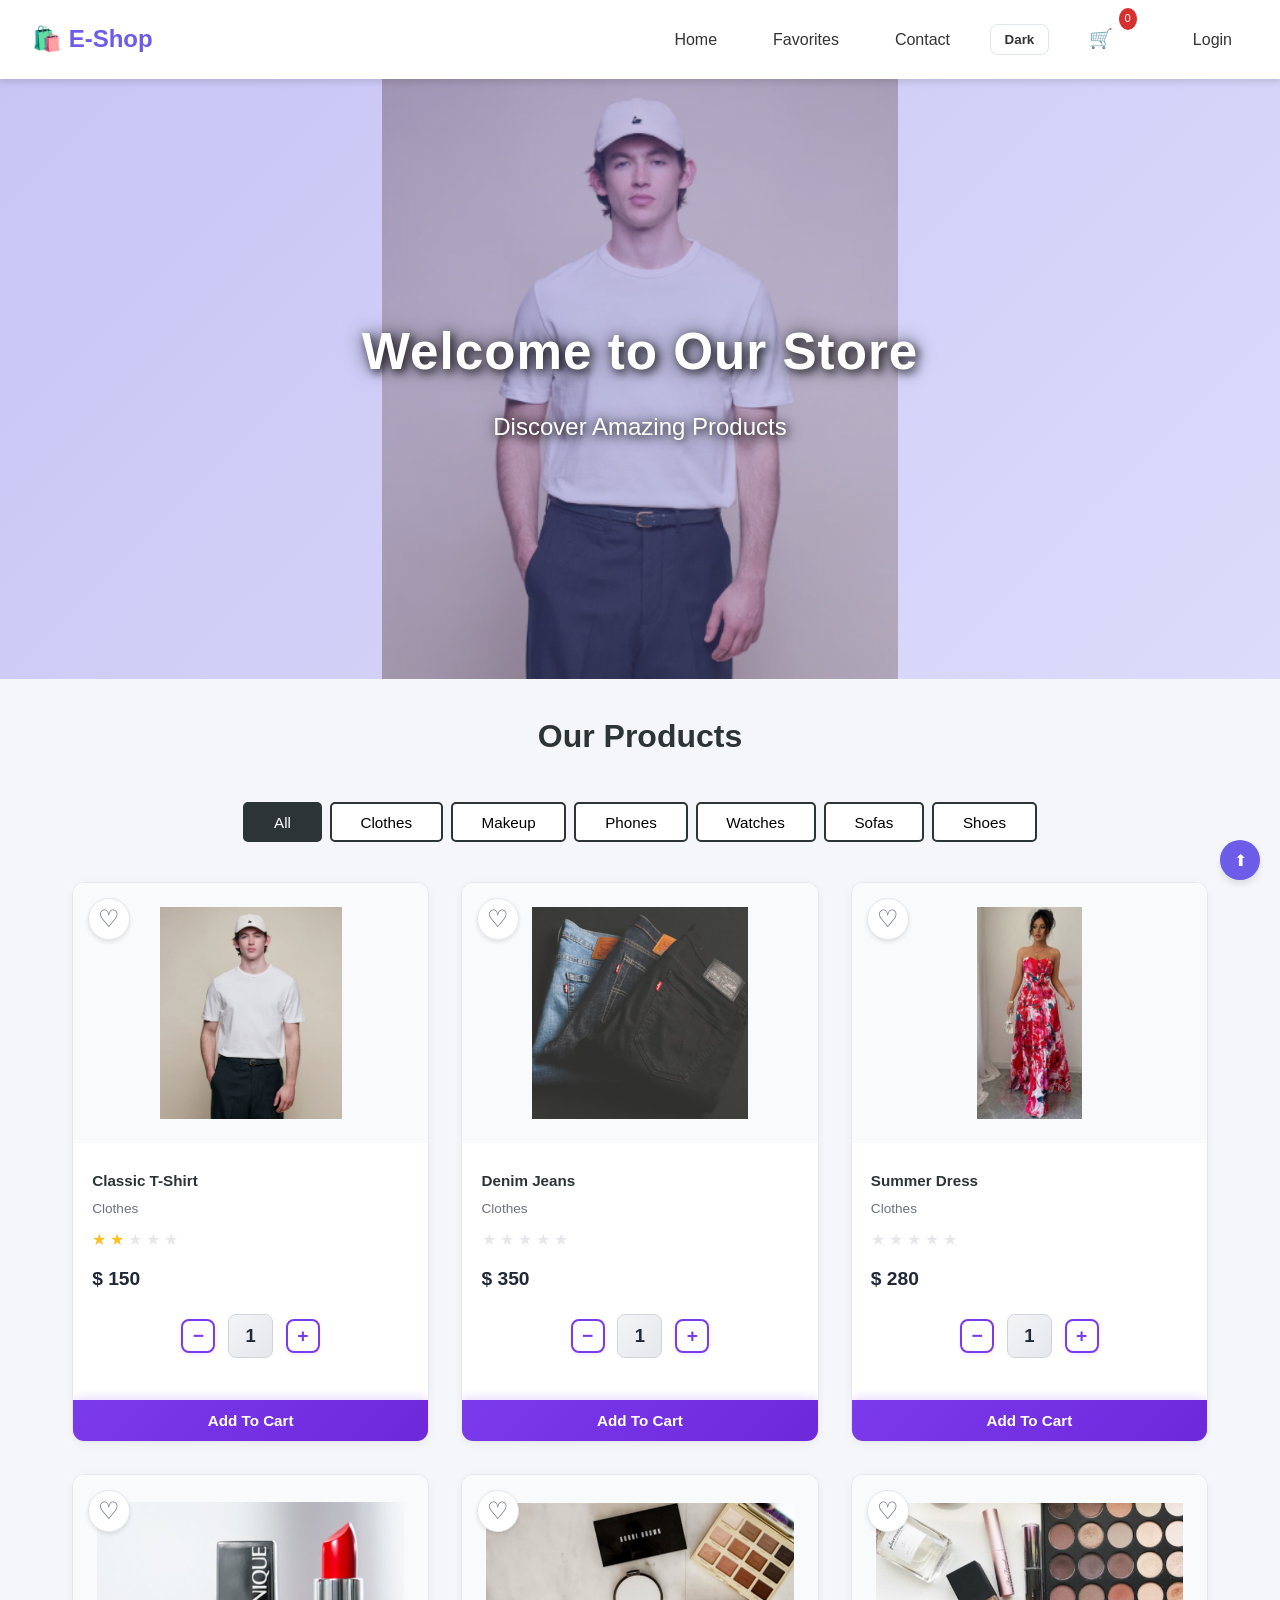
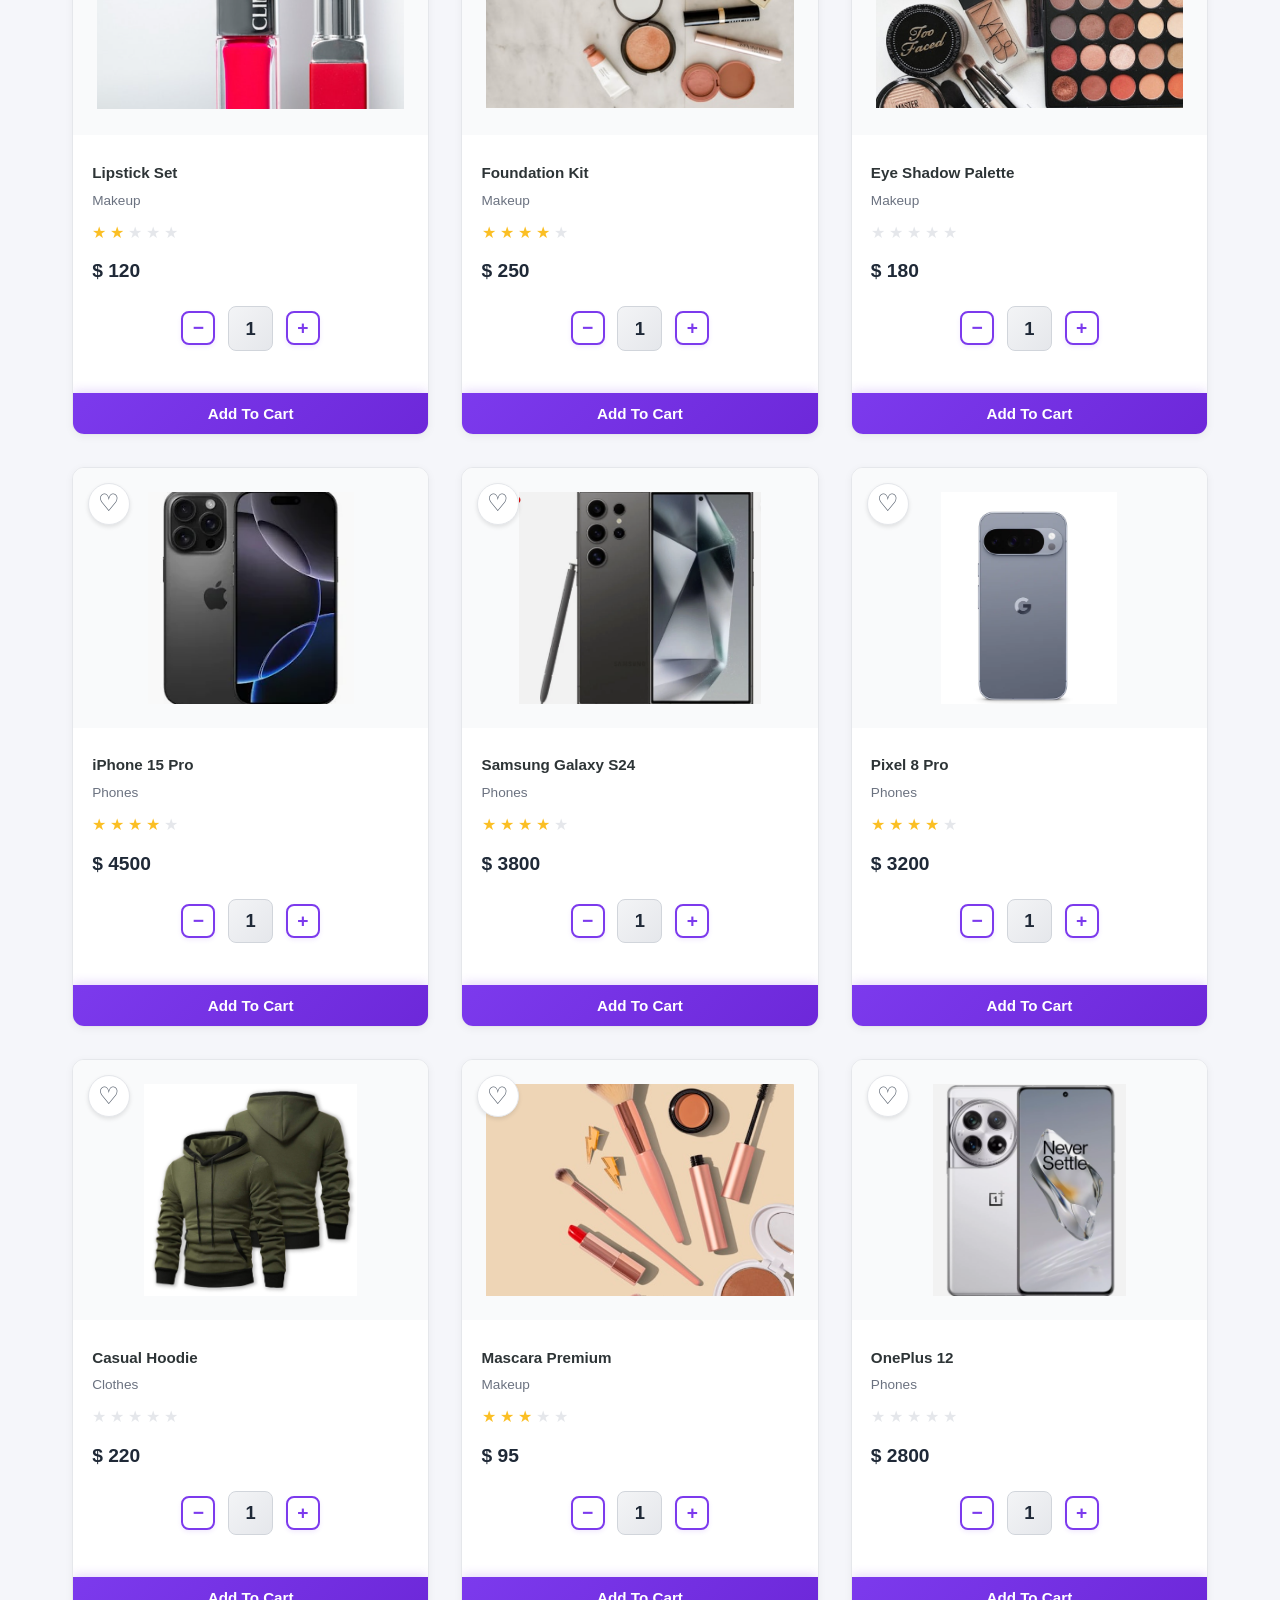
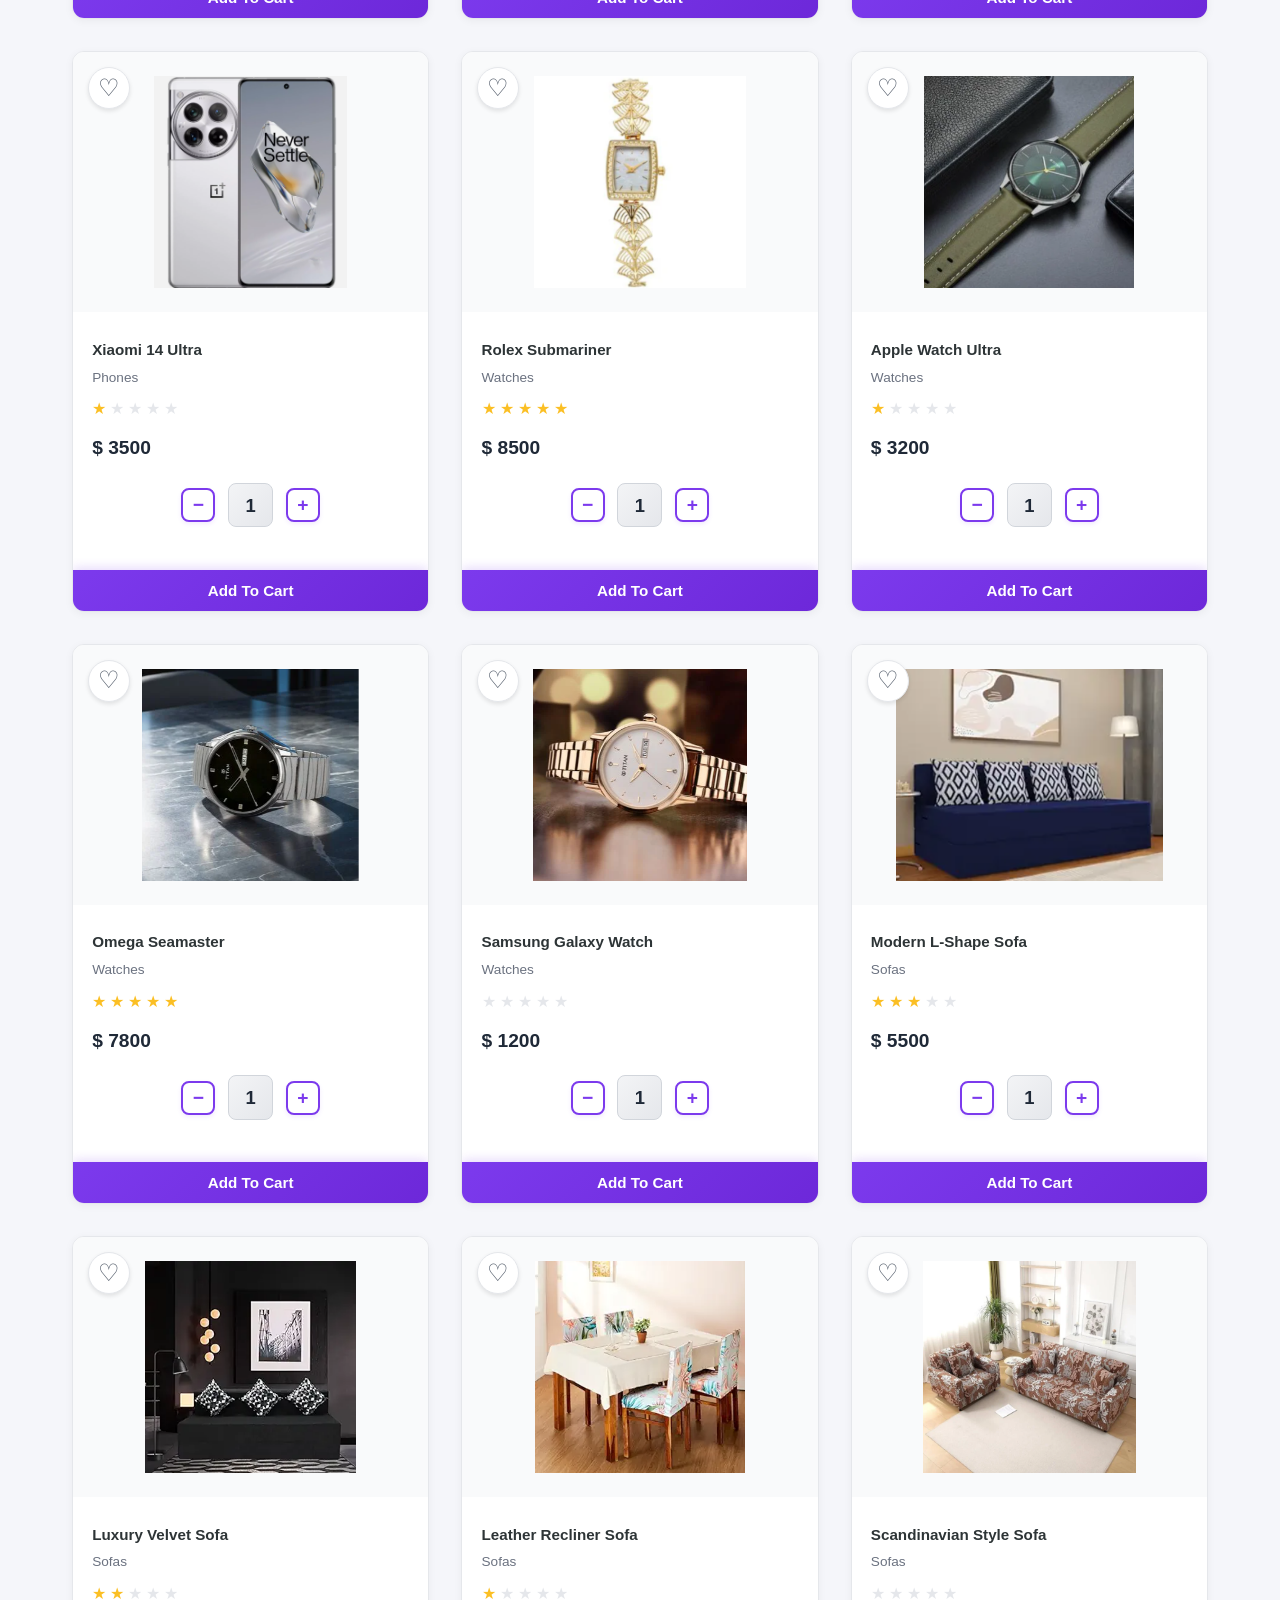
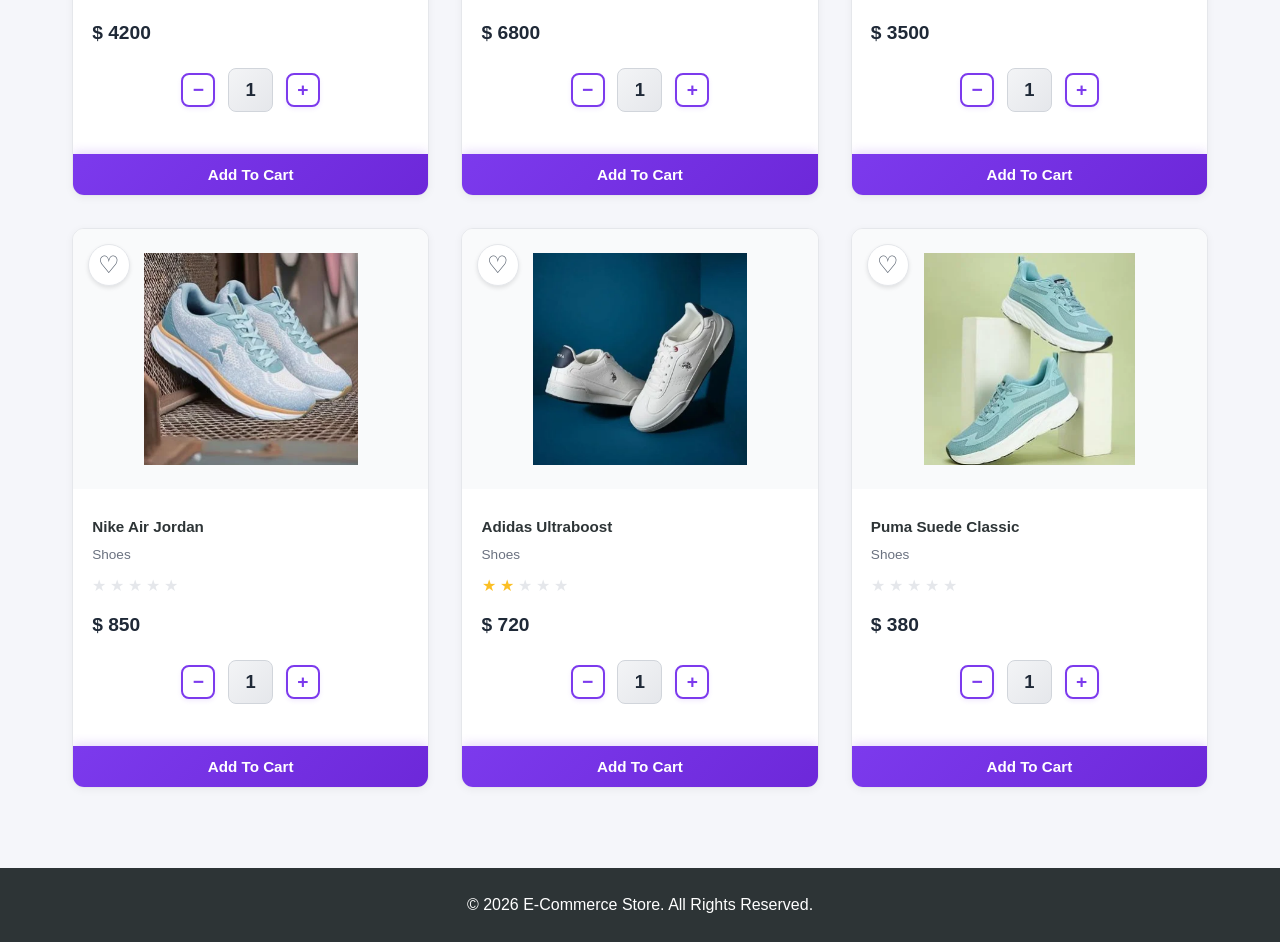
<file: index.html>
<!DOCTYPE html>
<html lang="en">
<head>
    <meta charset="UTF-8">
    <meta name="viewport" content="width=device-width, initial-scale=1.0">
    <title>E-Commerce Store</title>
    <link rel="stylesheet" href="CSS/style.css">
</head>
<body>
  
    <nav class="navbar">
        <div class="nav-brand">
            <a href="index.html">🛍️ E-Shop</a>
        </div>
        <div class="nav-links">
            <a href="index.html">Home</a>
            <a href="favorites.html">Favorites</a>
            <a href="contact.html">Contact</a>
            <button id="theme-toggle" class="theme-toggle-btn" type="button">Dark</button>
            <a href="cart.html" class="cart-icon">
                🛒 <span id="cart-count">0</span>
            </a>
            <span id="user-name" class="user-name"></span>
            <a href="#" id="auth-link">Login</a>
            <a href="#" id="logout-btn" class="logout-btn" style="display: none;">Logout</a>
        </div>
    </nav>

    <!-- Slider Section -->
    <section class="slider" id="slider">
        <div class="slider-background" id="slider-background"></div>
        <div class="slider-overlay"></div>
        <div class="slider-content">
            <h1>Welcome to Our Store</h1>
            <p>Discover Amazing Products</p>
        </div>
    </section>

    <section class="products-section">
        <h2>Our Products</h2>

        <div class="category-buttons">
            <button class="category-btn active" data-category="all">All</button>
            <button class="category-btn" data-category="clothes">Clothes</button>
            <button class="category-btn" data-category="makeup">Makeup</button>
            <button class="category-btn" data-category="phones">Phones</button>
            <button class="category-btn" data-category="watches">Watches</button>
            <button class="category-btn" data-category="sofas">Sofas</button>
            <button class="category-btn" data-category="shoes">Shoes</button>
        </div>

      
        <div class="products-grid" id="products-container">
        </div>
    </section>


    <footer class="footer">
        <p>&copy; 2026 E-Commerce Store. All Rights Reserved.</p>
        <button class="scroll-top" id="scroll-top">⬆</button>
    </footer>

    <script src="js/theme.js"></script>
    <script src="js/script.js"></script>
</body>
</html>
</file>
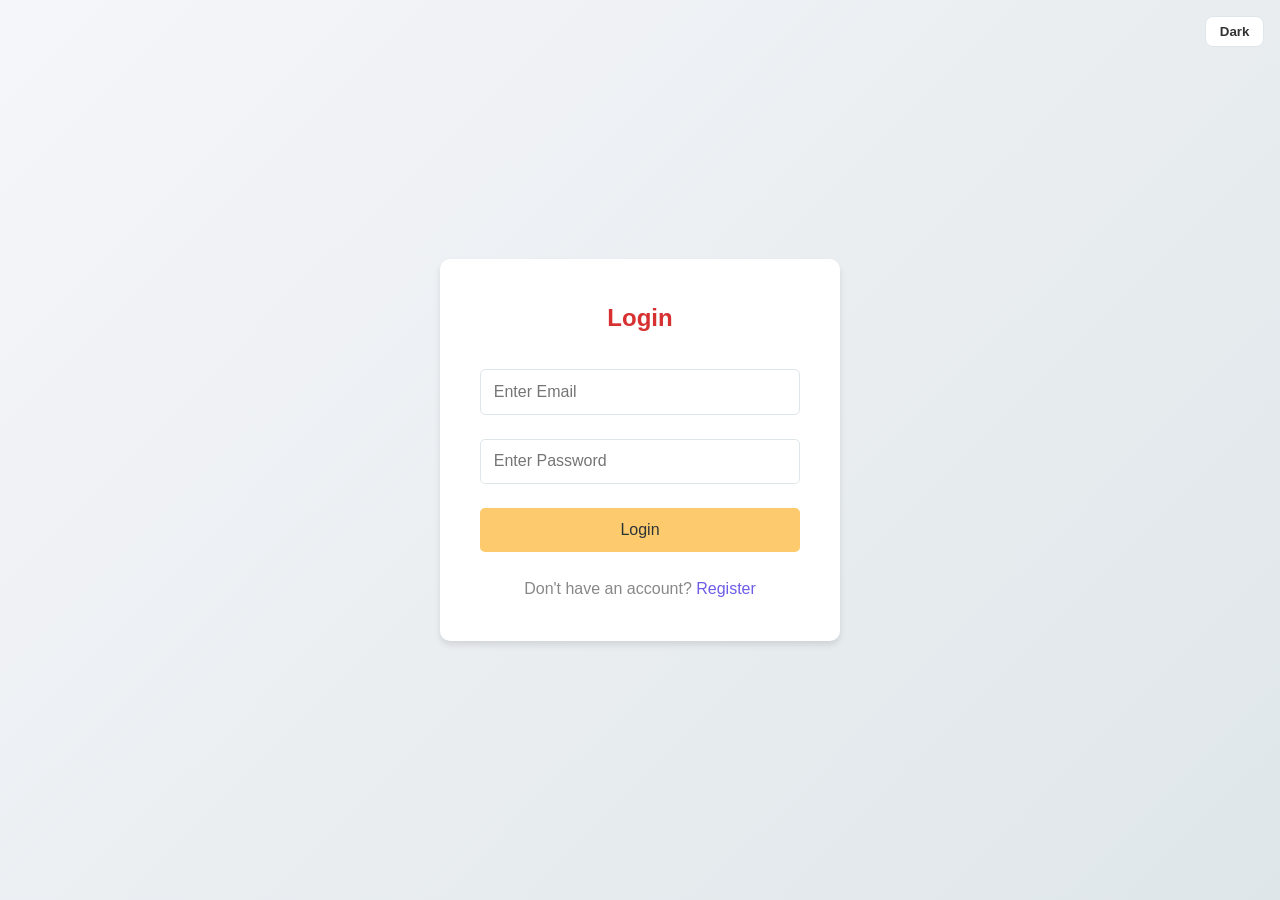
<file: cart.html>
<!DOCTYPE html>
<html lang="en">
<head>
    <meta charset="UTF-8">
    <meta name="viewport" content="width=device-width, initial-scale=1.0">
    <title>Cart - E-Commerce</title>
    <link rel="stylesheet" href="CSS/style.css">
</head>
<body>
    
    <nav class="navbar">
        <div class="nav-brand">
            <a href="index.html">E-Commerce</a>
        </div>
        <div class="nav-links">
            <a href="index.html">Home</a>
            <a href="favorites.html">Favorites</a>
            <a href="contact.html">Contact</a>
            <button id="theme-toggle" class="theme-toggle-btn" type="button">Dark</button>
            <a href="cart.html" class="cart-icon active">
                🛒 <span id="cart-count">0</span>
            </a>
            <span id="user-name" class="user-name"></span>
            <a href="#" id="auth-link">Login</a>
            <a href="#" id="logout-btn" class="logout-btn" style="display: none;">Logout</a>
        </div>
    </nav>

  
    <section class="cart-section">
        <h2>Cart Page</h2>
        
        <div class="cart-container">
        
            <div class="cart-items" id="cart-items">
                
            </div>

            
            <div class="cart-summary">
                <div class="promo-code-box">
                    <label for="promo-code">Promo Code</label>
                    <div class="promo-actions">
                        <input type="text" id="promo-code" placeholder="Example: SAVE10">
                        <button class="promo-btn" id="apply-promo-btn">Apply</button>
                        <button class="promo-btn promo-btn-remove" id="remove-promo-btn" type="button">Remove</button>
                    </div>
                    <p class="promo-message" id="promo-message"></p>
                </div>
                <div class="cart-totals">
                    <p>Subtotal: <span id="subtotal-amount">0$</span></p>
                    <p>Discount: <span id="discount-amount">0$</span></p>
                    <p class="total-amount">Total Amount: <span id="total-amount">0$</span></p>
                </div>
                <button class="buy-now-btn" id="buy-now-btn">Buy Now</button>
            </div>
        </div>

      
        <div class="order-shipped" id="order-shipped" style="display: none;">
            <h2>Order Shipped</h2>
            <p>Thank you for your purchase!</p>
        </div>
    </section>

  
    <footer class="footer">
        <button class="scroll-top" id="scroll-top">⬆</button>
    </footer>

    <script src="js/theme.js"></script>
    <script src="js/cart.js"></script>
</body>
</html>
</file>
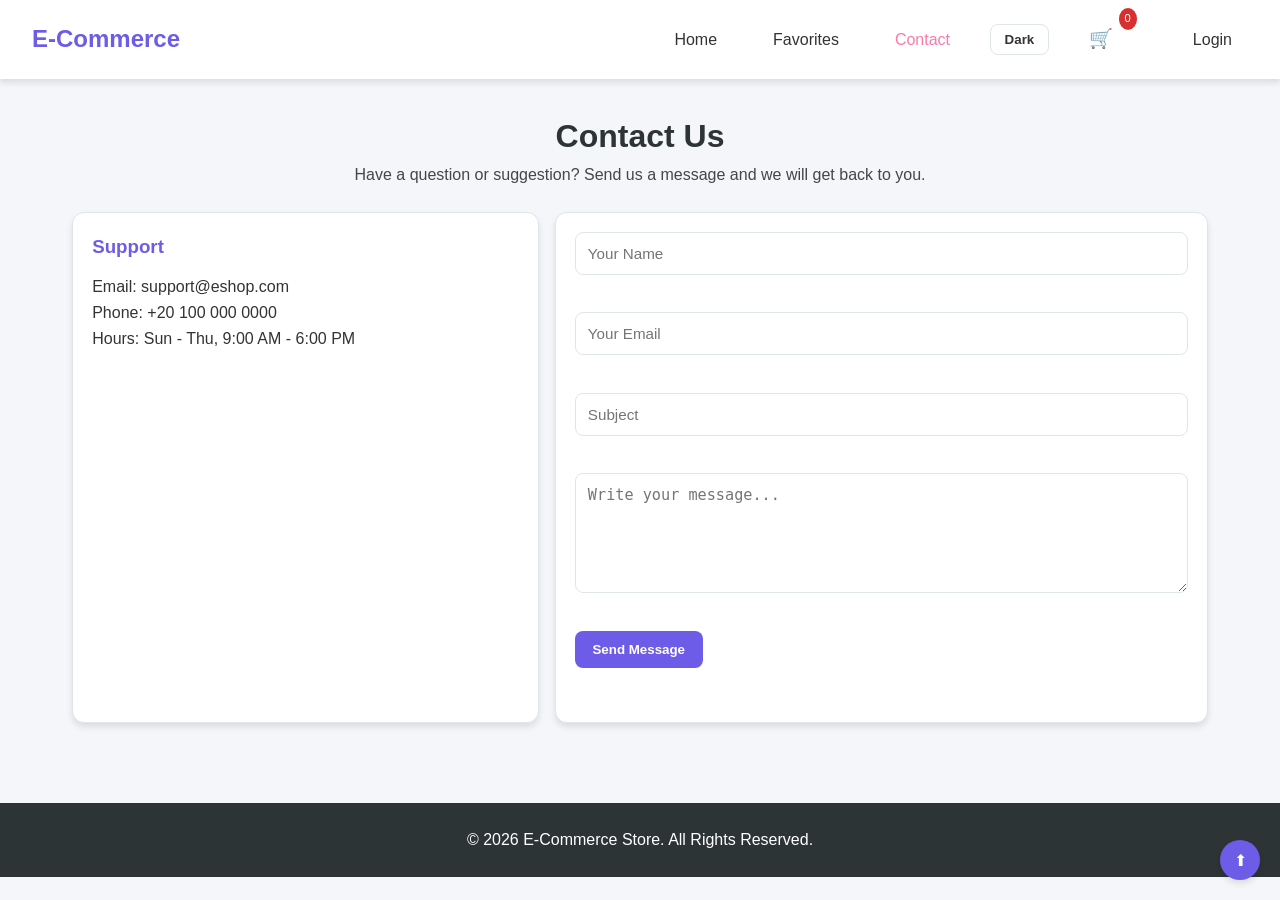
<file: contact.html>
<!DOCTYPE html>
<html lang="en">
<head>
    <meta charset="UTF-8">
    <meta name="viewport" content="width=device-width, initial-scale=1.0">
    <title>Contact - E-Commerce</title>
    <link rel="stylesheet" href="CSS/style.css">
</head>
<body>
    <nav class="navbar">
        <div class="nav-brand">
            <a href="index.html">E-Commerce</a>
        </div>
        <div class="nav-links">
            <a href="index.html">Home</a>
            <a href="favorites.html">Favorites</a>
            <a href="contact.html" class="active">Contact</a>
            <button id="theme-toggle" class="theme-toggle-btn" type="button">Dark</button>
            <a href="cart.html" class="cart-icon">
                🛒 <span id="cart-count">0</span>
            </a>
            <span id="user-name" class="user-name"></span>
            <a href="#" id="auth-link">Login</a>
            <a href="#" id="logout-btn" class="logout-btn" style="display: none;">Logout</a>
        </div>
    </nav>

    <section class="contact-section standalone-favorites" id="contact">
        <div class="contact-header">
            <h2>Contact Us</h2>
            <p>Have a question or suggestion? Send us a message and we will get back to you.</p>
        </div>

        <div class="contact-grid">
            <div class="contact-info-card">
                <h3>Support</h3>
                <p>Email: support@eshop.com</p>
                <p>Phone: +20 100 000 0000</p>
                <p>Hours: Sun - Thu, 9:00 AM - 6:00 PM</p>
            </div>

            <form id="contact-form" class="contact-form">
                <input type="text" id="contact-name" placeholder="Your Name" required>
                <p id="contact-name-error" class="contact-field-error"></p>
                <input type="email" id="contact-email" placeholder="Your Email" required>
                <p id="contact-email-error" class="contact-field-error"></p>
                <input type="text" id="contact-subject" placeholder="Subject" required>
                <p id="contact-subject-error" class="contact-field-error"></p>
                <textarea id="contact-message" placeholder="Write your message..." required></textarea>
                <p id="contact-message-error" class="contact-field-error"></p>
                <button type="submit" class="contact-submit-btn">Send Message</button>
                <p id="contact-status" class="contact-status"></p>
            </form>
        </div>
    </section>

    <footer class="footer">
        <p>&copy; 2026 E-Commerce Store. All Rights Reserved.</p>
        <button class="scroll-top" id="scroll-top">⬆</button>
    </footer>

    <script src="js/theme.js"></script>
    <script src="js/script.js"></script>
</body>
</html>
</file>
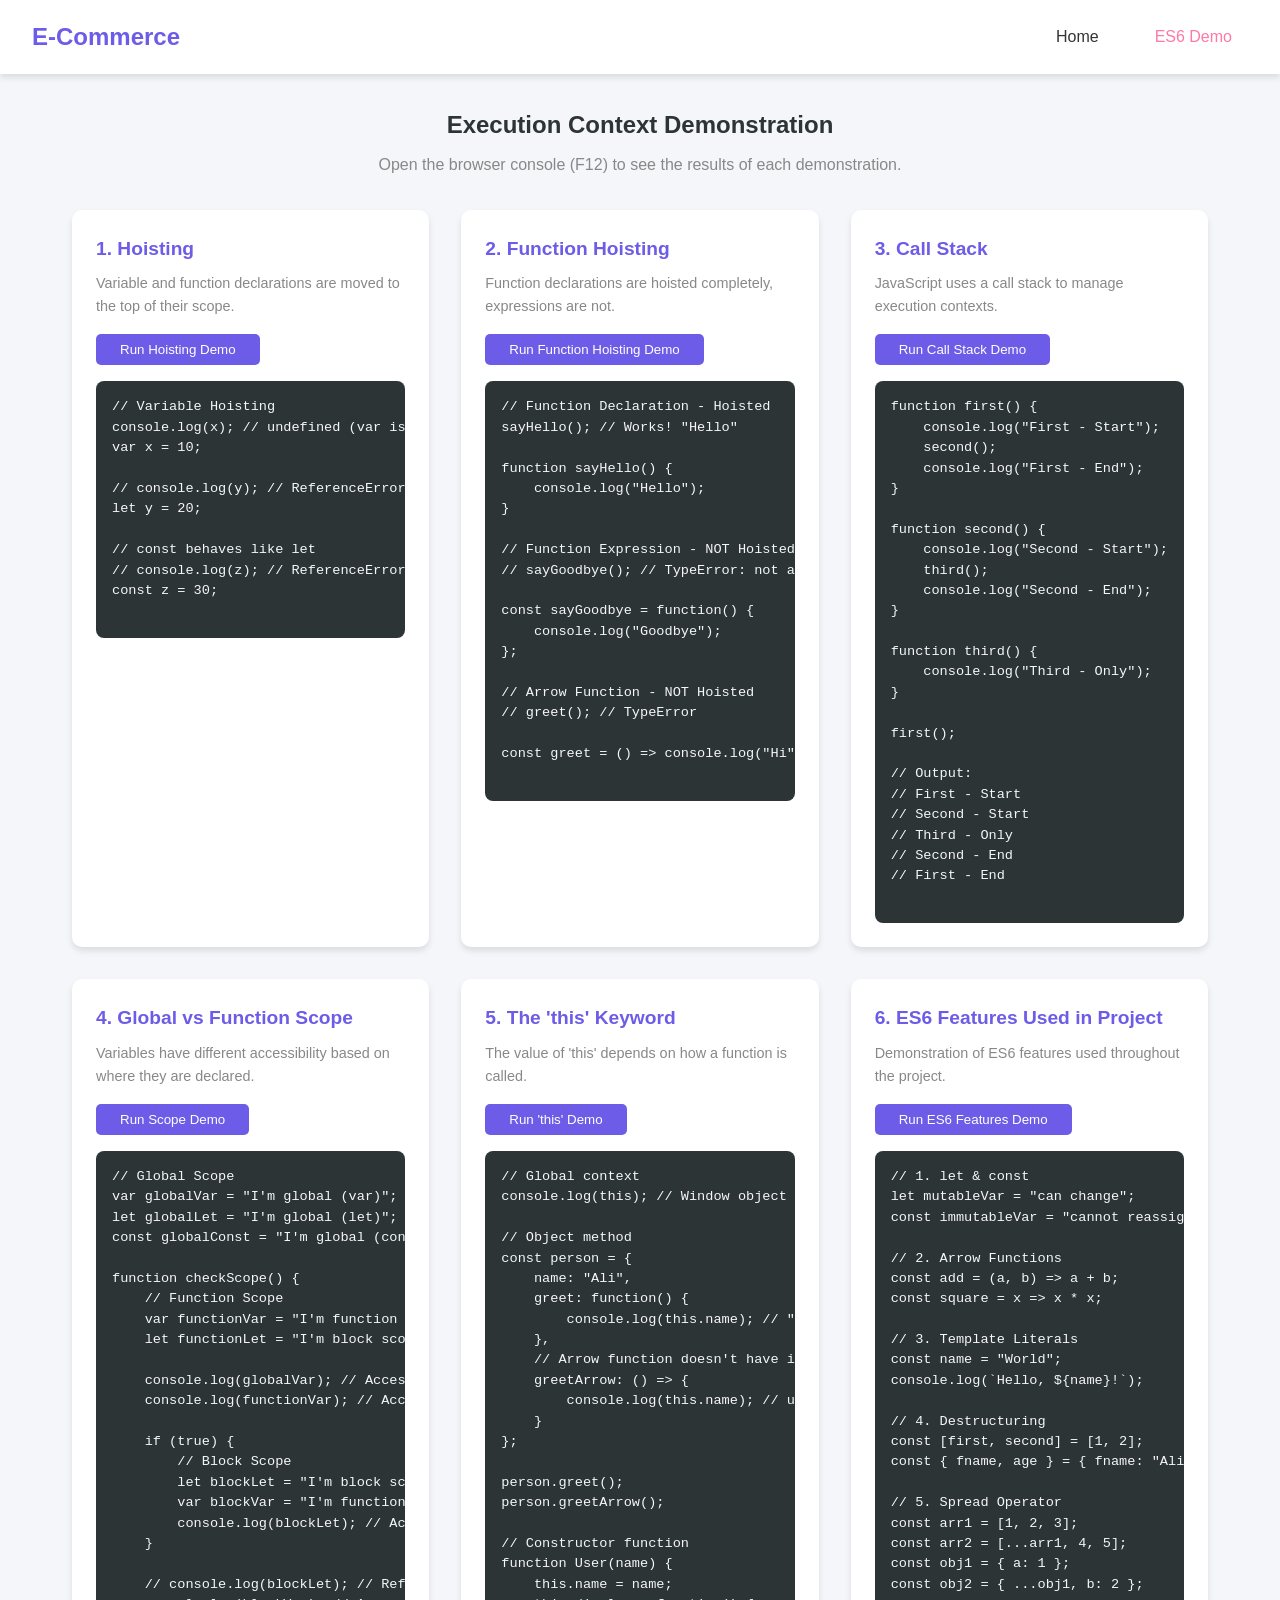
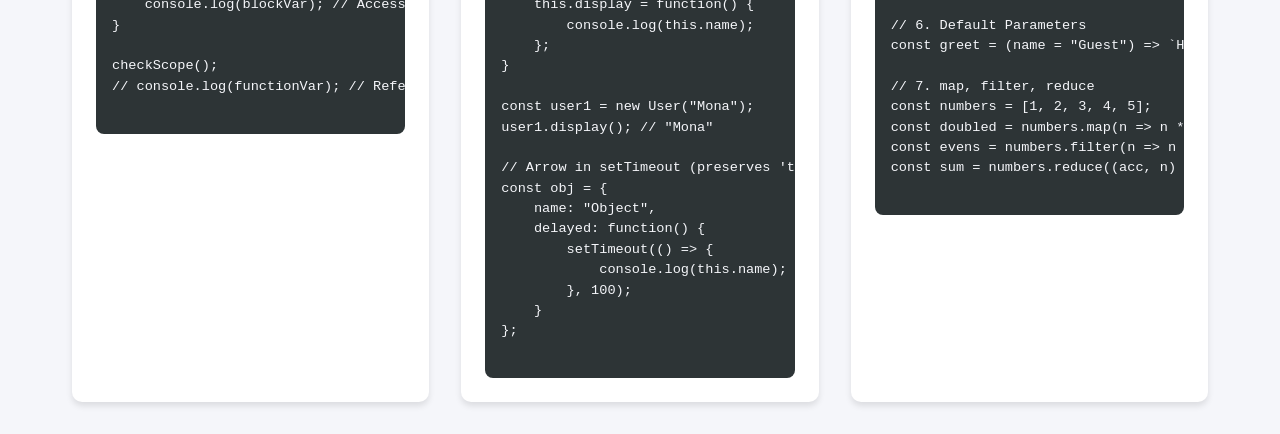
<file: execution-context.html>
<!DOCTYPE html>
<html lang="en">
<head>
    <meta charset="UTF-8">
    <meta name="viewport" content="width=device-width, initial-scale=1.0">
    <title>Execution Context Demo - E-Commerce</title>
    <link rel="stylesheet" href="style.css">
</head>
<body>
    <!-- Navigation Bar -->
    <nav class="navbar">
        <div class="nav-brand">
            <a href="index.html">E-Commerce</a>
        </div>
        <div class="nav-links">
            <a href="index.html">Home</a>
            <a href="execution-context.html" class="active">ES6 Demo</a>
        </div>
    </nav>

    <!-- Execution Context Demo Section -->
    <section class="demo-section">
        <h1>Execution Context Demonstration</h1>
        <p>Open the browser console (F12) to see the results of each demonstration.</p>

        <div class="demo-container">
            <!-- Hoisting Demo -->
            <div class="demo-box">
                <h2>1. Hoisting</h2>
                <p>Variable and function declarations are moved to the top of their scope.</p>
                <button class="demo-btn" id="hoisting-demo">Run Hoisting Demo</button>
                <pre class="code-block">
// Variable Hoisting
console.log(x); // undefined (var is hoisted)
var x = 10;

// console.log(y); // ReferenceError (let is not hoisted)
let y = 20;

// const behaves like let
// console.log(z); // ReferenceError
const z = 30;
                </pre>
            </div>

            <!-- Function Hoisting Demo -->
            <div class="demo-box">
                <h2>2. Function Hoisting</h2>
                <p>Function declarations are hoisted completely, expressions are not.</p>
                <button class="demo-btn" id="function-hoisting-demo">Run Function Hoisting Demo</button>
                <pre class="code-block">
// Function Declaration - Hoisted
sayHello(); // Works! "Hello"

function sayHello() {
    console.log("Hello");
}

// Function Expression - NOT Hoisted
// sayGoodbye(); // TypeError: not a function

const sayGoodbye = function() {
    console.log("Goodbye");
};

// Arrow Function - NOT Hoisted
// greet(); // TypeError

const greet = () => console.log("Hi");
                </pre>
            </div>

            <!-- Call Stack Demo -->
            <div class="demo-box">
                <h2>3. Call Stack</h2>
                <p>JavaScript uses a call stack to manage execution contexts.</p>
                <button class="demo-btn" id="callstack-demo">Run Call Stack Demo</button>
                <pre class="code-block">
function first() {
    console.log("First - Start");
    second();
    console.log("First - End");
}

function second() {
    console.log("Second - Start");
    third();
    console.log("Second - End");
}

function third() {
    console.log("Third - Only");
}

first();

// Output:
// First - Start
// Second - Start
// Third - Only
// Second - End
// First - End
                </pre>
            </div>

            <!-- Global vs Function Scope Demo -->
            <div class="demo-box">
                <h2>4. Global vs Function Scope</h2>
                <p>Variables have different accessibility based on where they are declared.</p>
                <button class="demo-btn" id="scope-demo">Run Scope Demo</button>
                <pre class="code-block">
// Global Scope
var globalVar = "I'm global (var)";
let globalLet = "I'm global (let)";
const globalConst = "I'm global (const)";

function checkScope() {
    // Function Scope
    var functionVar = "I'm function scoped";
    let functionLet = "I'm block scoped";
    
    console.log(globalVar); // Accessible
    console.log(functionVar); // Accessible
    
    if (true) {
        // Block Scope
        let blockLet = "I'm block scoped";
        var blockVar = "I'm function scoped (var ignores block)";
        console.log(blockLet); // Accessible here
    }
    
    // console.log(blockLet); // ReferenceError
    console.log(blockVar); // Accessible (var is function-scoped)
}

checkScope();
// console.log(functionVar); // ReferenceError
                </pre>
            </div>

            <!-- this Keyword Demo -->
            <div class="demo-box">
                <h2>5. The 'this' Keyword</h2>
                <p>The value of 'this' depends on how a function is called.</p>
                <button class="demo-btn" id="this-demo">Run 'this' Demo</button>
                <pre class="code-block">
// Global context
console.log(this); // Window object

// Object method
const person = {
    name: "Ali",
    greet: function() {
        console.log(this.name); // "Ali"
    },
    // Arrow function doesn't have its own 'this'
    greetArrow: () => {
        console.log(this.name); // undefined (window.name)
    }
};

person.greet();
person.greetArrow();

// Constructor function
function User(name) {
    this.name = name;
    this.display = function() {
        console.log(this.name);
    };
}

const user1 = new User("Mona");
user1.display(); // "Mona"

// Arrow in setTimeout (preserves 'this')
const obj = {
    name: "Object",
    delayed: function() {
        setTimeout(() => {
            console.log(this.name); // "Object"
        }, 100);
    }
};
                </pre>
            </div>

            <!-- ES6 Features Demo -->
            <div class="demo-box">
                <h2>6. ES6 Features Used in Project</h2>
                <p>Demonstration of ES6 features used throughout the project.</p>
                <button class="demo-btn" id="es6-demo">Run ES6 Features Demo</button>
                <pre class="code-block">
// 1. let & const
let mutableVar = "can change";
const immutableVar = "cannot reassign";

// 2. Arrow Functions
const add = (a, b) => a + b;
const square = x => x * x;

// 3. Template Literals
const name = "World";
console.log(`Hello, ${name}!`);

// 4. Destructuring
const [first, second] = [1, 2];
const { fname, age } = { fname: "Ali", age: 25 };

// 5. Spread Operator
const arr1 = [1, 2, 3];
const arr2 = [...arr1, 4, 5];
const obj1 = { a: 1 };
const obj2 = { ...obj1, b: 2 };

// 6. Default Parameters
const greet = (name = "Guest") => `Hello, ${name}`;

// 7. map, filter, reduce
const numbers = [1, 2, 3, 4, 5];
const doubled = numbers.map(n => n * 2);
const evens = numbers.filter(n => n % 2 === 0);
const sum = numbers.reduce((acc, n) => acc + n, 0);
                </pre>
            </div>
        </div>
    </section>

    <script type="module" src="execution-context.js"></script>
</body>
</html>
</file>
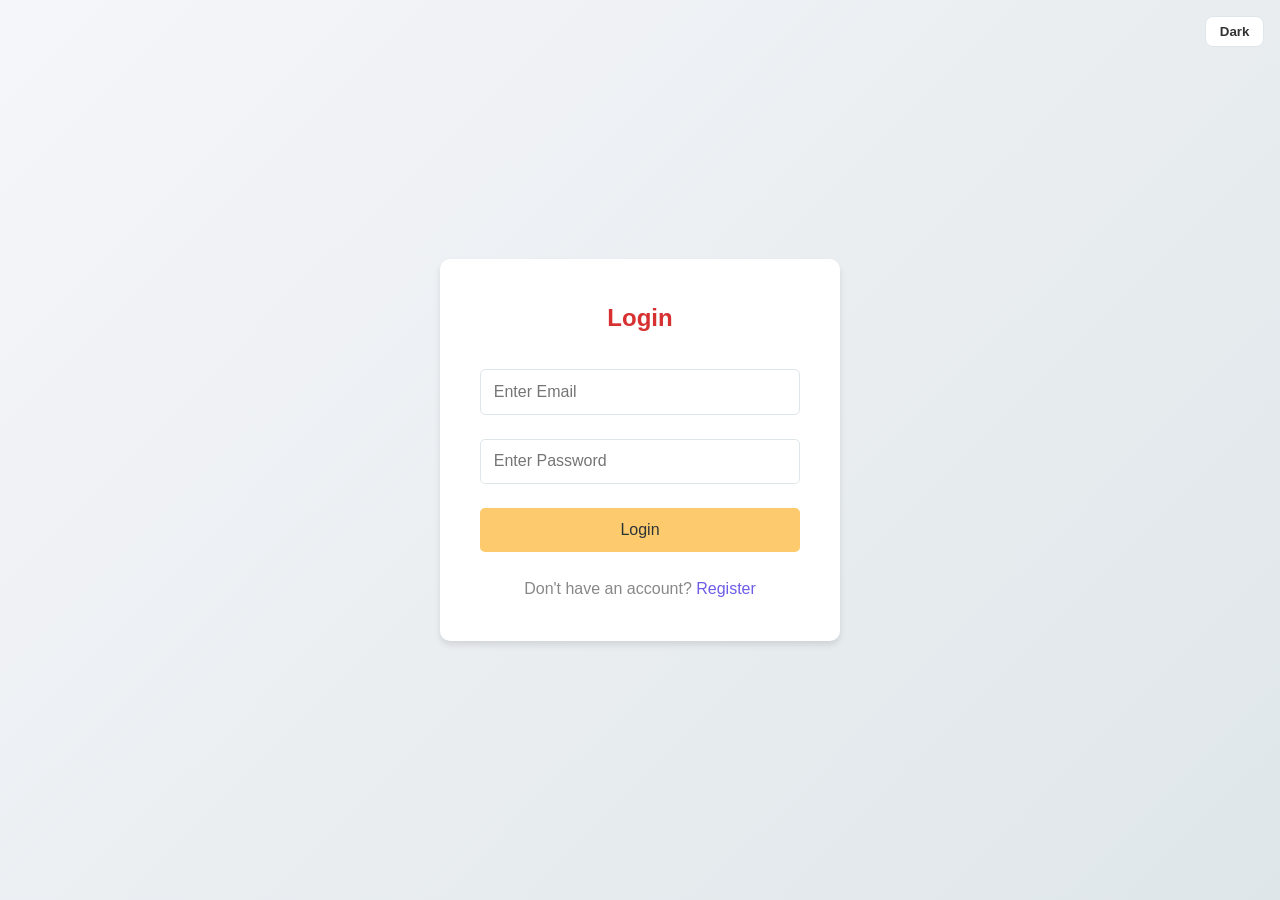
<file: login.html>
<!DOCTYPE html>
<html lang="en">
<head>
    <meta charset="UTF-8">
    <meta name="viewport" content="width=device-width, initial-scale=1.0">
    <title>Login - E-Commerce</title>
    <link rel="stylesheet" href="CSS/style.css">
</head>
<body>
    <button id="theme-toggle" class="theme-toggle-btn floating-theme-btn" type="button">Dark</button>
    <div class="auth-container">
        <div class="auth-box">
            <h2>Login</h2>
            <form id="login-form">
                <div class="form-group">
                    <input type="email" id="email" placeholder="Enter Email" required>
                    <span class="error-message" id="email-error"></span>
                </div>
                <div class="form-group">
                    <input type="password" id="password" placeholder="Enter Password" required>
                    <span class="error-message" id="password-error"></span>
                </div>
                <button type="submit" class="auth-btn login-btn">Login</button>
            </form>
            <p class="auth-link">Don't have an account? <a href="register.html">Register</a></p>
        </div>
    </div>

    <script src="js/theme.js"></script>
    <script src="js/auth.js"></script>
</body>
</html>
</file>
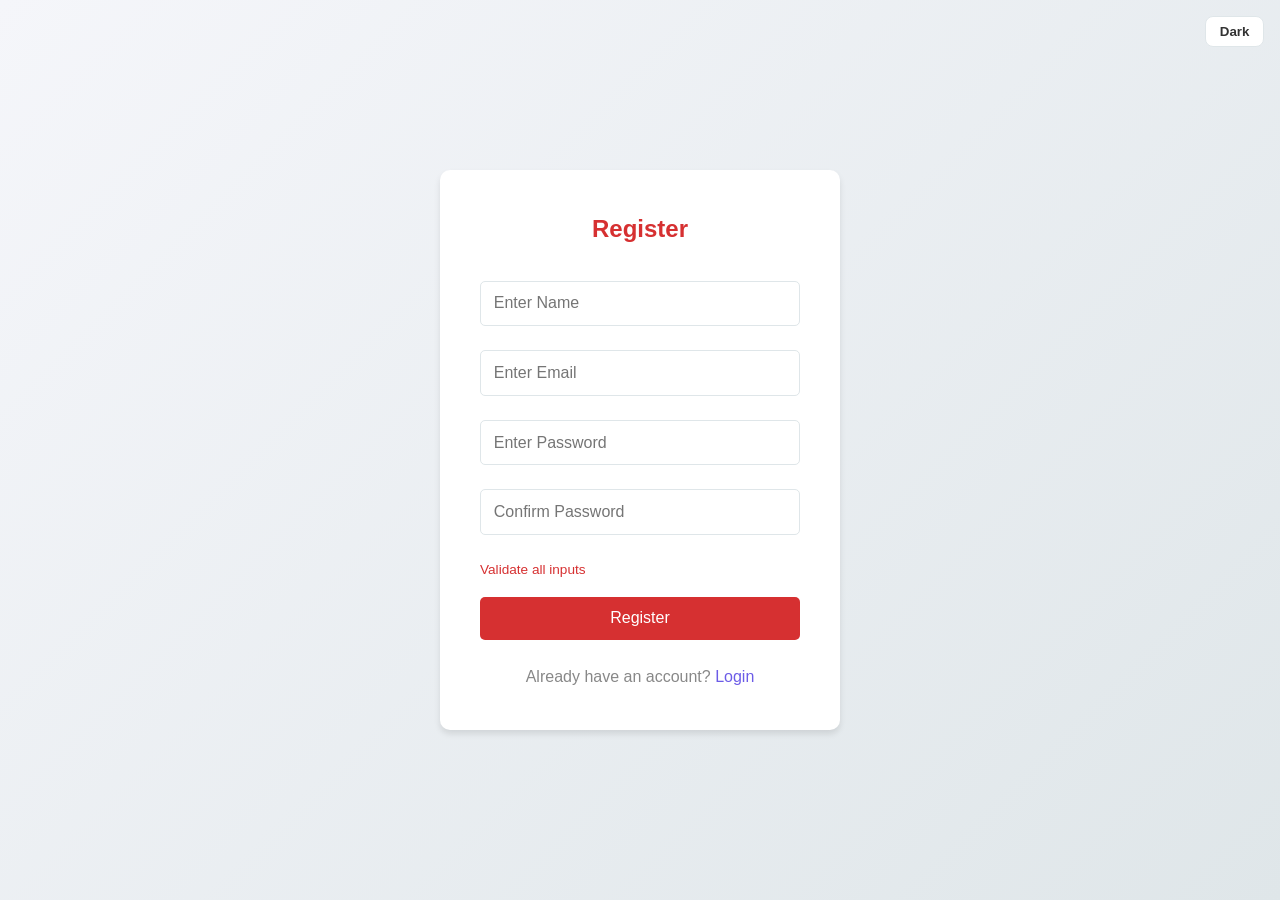
<file: register.html>
<!DOCTYPE html>
<html lang="en">
<head>
    <meta charset="UTF-8">
    <meta name="viewport" content="width=device-width, initial-scale=1.0">
    <title>Register - E-Commerce</title>
    <link rel="stylesheet" href="CSS/style.css">
</head>
<body>
    <button id="theme-toggle" class="theme-toggle-btn floating-theme-btn" type="button">Dark</button>
    <div class="auth-container">
        <div class="auth-box">
            <h2>Register</h2>
            <form id="register-form">
                <div class="form-group">
                    <input type="text" id="name" placeholder="Enter Name" required>
                    <span class="error-message" id="name-error"></span>
                </div>
                <div class="form-group">
                    <input type="email" id="email" placeholder="Enter Email" required>
                    <span class="error-message" id="email-error"></span>
                </div>
                <div class="form-group">
                    <input type="password" id="password" placeholder="Enter Password" required>
                    <span class="error-message" id="password-error"></span>
                </div>
                <div class="form-group">
                    <input type="password" id="confirm-password" placeholder="Confirm Password" required>
                    <span class="error-message" id="confirm-password-error"></span>
                </div>
                <span class="validation-info">Validate all inputs</span>
                <button type="submit" class="auth-btn">Register</button>
            </form>
            <p class="auth-link">Already have an account? <a href="login.html">Login</a></p>
        </div>
    </div>

    <script src="js/theme.js"></script>
    <script src="js/auth.js"></script>
</body>
</html>
</file>
<file: CSS/style.css>
* {
    margin: 0;
    padding: 0;
    box-sizing: border-box;
}

:root {
    --primary-color: #6c5ce7;
    --secondary-color: #a29bfe;
    --accent-color: #fd79a8;
    --success-color: #00b894;
    --warning-color: #fdcb6e;
    --danger-color: #d63031;
    --dark-color: #2d3436;
    --light-color: #dfe6e9;
    --white: #ffffff;
    --text-color: #333;
    --body-bg: #f5f6fa;
    --shadow: 0 4px 6px rgba(0, 0, 0, 0.1);
    --transition: all 0.3s ease;
}

body.dark-theme {
    --primary-color: #22d3ee;
    --secondary-color: #06b6d4;
    --accent-color: #f59e0b;
    --success-color: #34d399;
    --warning-color: #fbbf24;
    --danger-color: #fb7185;
    --dark-color: #f8fafc;
    --light-color: #334155;
    --white: #0f172a;
    --text-color: #e2e8f0;
    --body-bg: #020617;
    --shadow: 0 10px 24px rgba(2, 6, 23, 0.55);
}

body {
    font-family: 'Segoe UI', Tahoma, Geneva, Verdana, sans-serif;
    line-height: 1.6;
    color: var(--text-color);
    background-color: var(--body-bg);
    transition: background-color 0.25s ease, color 0.25s ease;
}

a {
    text-decoration: none;
    color: inherit;
}

/* ================================
   Navigation Bar
   ================================ */
.navbar {
    display: flex;
    justify-content: space-between;
    align-items: center;
    padding: 1rem 2rem;
    background: var(--white);
    box-shadow: var(--shadow);
    position: sticky;
    top: 0;
    z-index: 1000;
}

.nav-brand a {
    font-size: 1.5rem;
    font-weight: bold;
    color: var(--primary-color);
}

.nav-links {
    display: flex;
    align-items: center;
    gap: 1.5rem;
}

.nav-links a {
    color: var(--text-color);
    transition: var(--transition);
    padding: 0.5rem 1rem;
    border-radius: 5px;
}

.nav-links a:hover {
    color: var(--primary-color);
    background: var(--light-color);
}

.nav-links a.active {
    color: var(--accent-color);
}

.cart-icon {
    position: relative;
    font-size: 1.2rem;
}

.cart-icon span {
    position: absolute;
    top: -8px;
    right: -8px;
    background: var(--danger-color);
    color: var(--white);
    font-size: 0.7rem;
    padding: 2px 6px;
    border-radius: 50%;
}

.user-name {
    color: var(--primary-color);
    font-weight: 500;
}

.logout-btn {
    color: var(--danger-color) !important;
}

.theme-toggle-btn {
    border: 1px solid var(--light-color);
    background: var(--white);
    color: var(--text-color);
    padding: 0.45rem 0.85rem;
    border-radius: 8px;
    cursor: pointer;
    font-weight: 600;
    transition: var(--transition);
}

.theme-toggle-btn:hover {
    border-color: var(--primary-color);
    color: var(--primary-color);
}

.floating-theme-btn {
    position: fixed;
    top: 16px;
    right: 16px;
    z-index: 2000;
}

/* ================================
   Slider Section
   ================================ */
.slider {
    height: 600px;
    position: relative;
    display: flex;
    align-items: center;
    justify-content: center;
    color: var(--white);
    text-align: center;
    overflow: hidden;
}

.slider-background {
    position: absolute;
    top: 0;
    left: 0;
    width: 100%;
    height: 100%;
    background-size: contain;
    background-position: center center;
    background-repeat: no-repeat;
    background-color: rgba(108, 92, 231, 0.03);
    transition: background-image 1s ease-in-out, opacity 0.5s ease-in-out;
    filter: blur(0.3px) brightness(0.95);
    animation: fadeSlide 3s infinite;
}

@keyframes fadeSlide {
    0%, 100% {
        opacity: 1;
    }
    50% {
        opacity: 0.97;
    }
}

.slider-overlay {
    position: absolute;
    top: 0;
    left: 0;
    width: 100%;
    height: 100%;
    background: linear-gradient(135deg, rgba(108, 92, 231, 0.3), rgba(162, 155, 254, 0.25));
    z-index: 1;
}

.slider-content {
    position: relative;
    z-index: 2;
}

.slider-content h1 {
    font-size: 3.2rem;
    margin-bottom: 1rem;
    text-shadow: 3px 3px 10px rgba(0, 0, 0, 0.8), 0 0 20px rgba(0, 0, 0, 0.6);
    font-weight: 700;
    letter-spacing: 1px;
}

.slider-content p {
    font-size: 1.5rem;
    opacity: 1;
    text-shadow: 2px 2px 8px rgba(0, 0, 0, 0.8), 0 0 15px rgba(0, 0, 0, 0.6);
    font-weight: 500;
}

/* ================================
   Products Section
   ================================ */
.products-section {
    padding: 2rem;
    max-width: 1200px;
    margin: 0 auto;
}

.products-section h2 {
    text-align: center;
    margin-bottom: 2.5rem;
    color: var(--dark-color);
    font-size: 2rem;
    font-weight: 700;
}

.favorites-section {
    padding: 0 2rem 3rem;
    max-width: 1400px;
    margin: 0 auto;
}

.standalone-favorites {
    padding-top: 2rem;
    min-height: 70vh;
}

.favorites-section h2 {
    text-align: center;
    margin-bottom: 1.5rem;
    color: var(--dark-color);
    font-size: 1.8rem;
    font-weight: 700;
}

.favorite-card {
    border: 1px solid #f8d7da;
}

/* Category Buttons */
.category-buttons {
    display: flex;
    gap: 0.5rem;
    margin-bottom: 2.5rem;
    flex-wrap: wrap;
    justify-content: center;
}

.category-btn {
    padding: 0.6rem 1.8rem;
    border: 2px solid #2d3436;
    background: var(--white);
    cursor: pointer;
    transition: var(--transition);
    border-radius: 5px;
    font-size: 0.95rem;
    font-weight: 500;
}

.category-btn:hover {
    background: #2d3436;
    color: var(--white);
}

.category-btn.active {
    background: #2d3436;
    color: var(--white);
}

/* Products Grid */
.products-grid {
    display: grid;
    grid-template-columns: repeat(auto-fill, minmax(280px, 1fr));
    gap: 2rem;
    margin-bottom: 3rem;
}

/* Product Card */
.product-card {
    background: var(--white);
    border: 1px solid #e5e7eb;
    border-radius: 12px;
    overflow: hidden;
    transition: var(--transition);
    cursor: pointer;
    position: relative;
    padding-bottom: 48px;
    box-shadow: 0 2px 8px rgba(0, 0, 0, 0.05);
}

body.dark-theme .product-card,
body.dark-theme .cart-item,
body.dark-theme .contact-info-card,
body.dark-theme .contact-form,
body.dark-theme .review-card,
body.dark-theme .auth-box,
body.dark-theme .reviews-section,
body.dark-theme .cart-container,
body.dark-theme .product-details-container {
    border-color: #334155;
}

body.dark-theme .product-card img {
    background: #1e293b;
}

body.dark-theme .product-info .category,
body.dark-theme .auth-link,
body.dark-theme .demo-box p,
body.dark-theme .empty-cart,
body.dark-theme .review-date {
    color: #cbd5e1;
}

body.dark-theme .product-info .price,
body.dark-theme .quantity-display-small {
    color: #e2e8f0;
}

body.dark-theme .quantity-display-small {
    background: #1e293b;
    border-color: #334155;
}

.product-card:hover {
    transform: translateY(-5px);
    box-shadow: 0 12px 24px rgba(0, 0, 0, 0.12);
}

.product-card img {
    width: 100%;
    height: 260px;
    object-fit: contain;
    padding: 1.5rem;
    background: #f9fafb;
    transition: var(--transition);
}

.product-card:hover img {
    transform: scale(1.05);
}

.favorite-icon {
    position: absolute;
    top: 15px;
    left: 15px;
    font-size: 1.5rem;
    color: #4b5563;
    background: var(--white);
    width: 42px;
    height: 42px;
    border-radius: 50%;
    display: flex;
    align-items: center;
    justify-content: center;
    cursor: pointer;
    transition: var(--transition);
    z-index: 10;
    border: 1px solid #e5e7eb;
    box-shadow: 0 2px 4px rgba(0, 0, 0, 0.1);
}

.favorite-icon:hover {
    color: #e74c3c;
    transform: scale(1.15);
    border-color: #e74c3c;
}

.favorite-icon.active {
    color: #e74c3c;
    background: #fee;
    border-color: #e74c3c;
    animation: popHeart 0.22s ease;
}

@keyframes popHeart {
    0% { transform: scale(0.9); }
    70% { transform: scale(1.2); }
    100% { transform: scale(1); }
}

.product-info {
    padding: 1.2rem;
}

.product-info h3 {
    font-size: 0.95rem;
    margin-bottom: 0.4rem;
    color: var(--dark-color);
    font-weight: 600;
    white-space: nowrap;
    overflow: hidden;
    text-overflow: ellipsis;
    line-height: 1.4;
}

.product-info .category {
    font-size: 0.85rem;
    color: #6b7280;
    margin-bottom: 0.5rem;
    text-transform: capitalize;
}

.product-rating {
    display: flex;
    gap: 4px;
    margin-bottom: 0.7rem;
}

.product-rating .star {
    color: #e5e7eb;
    font-size: 1rem;
}

.product-rating .star.filled {
    color: #fbbf24;
}

.product-info .price {
    color: #1f2937;
    font-weight: 700;
    font-size: 1.2rem;
    margin-bottom: 0.7rem;
}

.product-info .price-old {
    text-decoration: line-through;
    color: #999;
    font-size: 0.9rem;
    margin-right: 0.5rem;
}

.product-info .discount {
    color: #00b894;
    font-size: 0.9rem;
    font-weight: 600;
}

/* Quantity Controls */
.quantity-controls {
    display: flex;
    align-items: center;
    justify-content: center;
    gap: 0.8rem;
    margin-bottom: 0.5rem;
    padding: 0.5rem 0;
}

.quantity-btn-small {
    width: 34px;
    height: 34px;
    border: 2px solid #7c3aed;
    background: var(--white);
    color: #7c3aed;
    border-radius: 8px;
    cursor: pointer;
    font-size: 1.2rem;
    font-weight: bold;
    transition: var(--transition);
    display: flex;
    align-items: center;
    justify-content: center;
    box-shadow: 0 2px 4px rgba(124, 58, 237, 0.1);
}

.quantity-btn-small:hover {
    background: #7c3aed;
    color: var(--white);
    transform: scale(1.15);
    box-shadow: 0 4px 8px rgba(124, 58, 237, 0.3);
}

.quantity-btn-small:active {
    transform: scale(0.95);
}

.quantity-display-small {
    font-size: 1.15rem;
    font-weight: 700;
    min-width: 45px;
    text-align: center;
    color: #1f2937;
    background: linear-gradient(135deg, #f3f4f6, #e5e7eb);
    padding: 0.4rem 0.9rem;
    border-radius: 8px;
    border: 1px solid #d1d5db;
}

.add-to-cart-product {
    position: absolute;
    bottom: 0;
    left: 0;
    right: 0;
    width: 100%;
    padding: 0.75rem;
    background: linear-gradient(135deg, #7c3aed, #6d28d9);
    color: var(--white);
    border: none;
    cursor: pointer;
    font-size: 0.95rem;
    font-weight: 600;
    transition: var(--transition);
    text-transform: capitalize;
    box-shadow: 0 -2px 10px rgba(124, 58, 237, 0.2);
}

.add-to-cart-product:hover {
    background: linear-gradient(135deg, #6d28d9, #5b21b6);
    box-shadow: 0 -4px 15px rgba(124, 58, 237, 0.4);
}

.add-to-cart-product:active {
    transform: scale(0.98);
}

/* ================================
   Product Details Page
   ================================ */
.product-details-section {
    padding: 2rem;
    max-width: 1000px;
    margin: 0 auto;
    min-height: 70vh;
}

.product-details-container {
    background: var(--white);
    border-radius: 10px;
    padding: 2rem;
    display: grid;
    grid-template-columns: 1fr 1fr;
    gap: 2rem;
    box-shadow: var(--shadow);
}

.product-image-large {
    width: 100%;
    height: 400px;
    object-fit: cover;
    border-radius: 10px;
}

.product-details-info h1 {
    margin-bottom: 1rem;
    color: var(--dark-color);
}

.product-details-info .detail-row {
    display: flex;
    margin-bottom: 0.5rem;
}

.product-details-info .detail-label {
    font-weight: bold;
    width: 120px;
    color: var(--dark-color);
}

.product-details-info .detail-value {
    color: var(--text-color);
}

.add-to-cart-btn {
    margin-top: 2rem;
    padding: 1rem 3rem;
    background: var(--primary-color);
    color: var(--white);
    border: none;
    border-radius: 25px;
    font-size: 1rem;
    cursor: pointer;
    transition: var(--transition);
}

.add-to-cart-btn:hover {
    background: var(--secondary-color);
    transform: scale(1.05);
}

.reviews-wrapper {
    max-width: 1000px;
    margin: 0 auto 3rem;
    padding: 0 2rem;
}

.reviews-section {
    background: var(--white);
    border-radius: 10px;
    box-shadow: var(--shadow);
    padding: 1.5rem;
}

.reviews-section h2 {
    color: var(--dark-color);
    margin-bottom: 1rem;
}

.review-form {
    display: grid;
    gap: 0.8rem;
    margin-bottom: 1.5rem;
}

.review-form textarea,
.review-form input {
    width: 100%;
    padding: 0.75rem;
    border: 1px solid var(--light-color);
    border-radius: 8px;
    font-size: 0.95rem;
    background: var(--white);
    color: var(--text-color);
}

.review-form textarea {
    min-height: 110px;
    resize: vertical;
}

.rating-stars {
    display: flex;
    gap: 0.4rem;
}

.rating-star {
    border: none;
    background: transparent;
    color: #94a3b8;
    font-size: 1.8rem;
    cursor: pointer;
    transition: transform 0.2s ease, color 0.2s ease;
}

.rating-star:hover {
    transform: scale(1.1);
    color: #facc15;
}

.rating-star.selected {
    color: #fbbf24;
}

.review-submit-btn {
    width: fit-content;
    padding: 0.7rem 1.2rem;
    border: none;
    border-radius: 8px;
    background: var(--primary-color);
    color: #fff;
    font-weight: 600;
    cursor: pointer;
}

.review-status {
    min-height: 20px;
    font-size: 0.9rem;
}

.review-status.success {
    color: var(--success-color);
}

.review-status.error {
    color: var(--danger-color);
}

.reviews-list {
    display: grid;
    gap: 1rem;
}

.review-card {
    border: 1px solid var(--light-color);
    border-radius: 10px;
    padding: 1rem;
}

.review-header {
    display: flex;
    justify-content: space-between;
    align-items: center;
    gap: 0.8rem;
    margin-bottom: 0.5rem;
}

.review-user {
    font-weight: 700;
    color: var(--dark-color);
}

.review-date {
    font-size: 0.85rem;
    opacity: 0.8;
}

.review-stars {
    color: #fbbf24;
    letter-spacing: 2px;
    margin-bottom: 0.5rem;
}

.review-media {
    margin-top: 0.75rem;
    max-width: 100%;
    border-radius: 8px;
}

/* ================================
   Cart Page
   ================================ */
.cart-section {
    padding: 2rem;
    max-width: 1000px;
    margin: 0 auto;
    min-height: 70vh;
}

.cart-section h2 {
    text-align: center;
    margin-bottom: 2rem;
    color: var(--dark-color);
}

.cart-container {
    background: var(--white);
    border-radius: 10px;
    padding: 1.5rem;
    box-shadow: var(--shadow);
}

.cart-items {
    margin-bottom: 2rem;
}

.cart-item {
    display: flex;
    justify-content: space-between;
    align-items: center;
    padding: 1rem;
    border: 1px solid var(--light-color);
    border-radius: 8px;
    margin-bottom: 1rem;
}

.cart-item-info {
    display: flex;
    flex-direction: column;
}

.cart-item-name {
    font-weight: bold;
    color: var(--dark-color);
}

.cart-item-price {
    color: var(--primary-color);
    font-size: 0.9rem;
}

.cart-item-controls {
    display: flex;
    align-items: center;
    gap: 1rem;
}

.quantity-btn {
    width: 30px;
    height: 30px;
    border: none;
    background: var(--danger-color);
    color: var(--white);
    border-radius: 5px;
    cursor: pointer;
    font-size: 1rem;
    transition: var(--transition);
}

.quantity-btn:hover {
    opacity: 0.8;
}

.quantity-btn.increase {
    background: var(--success-color);
}

.quantity-display {
    font-size: 1.1rem;
    font-weight: bold;
    min-width: 30px;
    text-align: center;
}

.remove-item-btn {
    background: transparent;
    border: none;
    color: var(--danger-color);
    cursor: pointer;
    font-size: 1.2rem;
}

/* Cart Summary */
.cart-summary {
    display: flex;
    justify-content: space-between;
    align-items: center;
    gap: 1rem;
    flex-wrap: wrap;
    padding-top: 1rem;
    border-top: 2px solid var(--light-color);
}

.promo-code-box {
    display: flex;
    flex-direction: column;
    gap: 0.5rem;
    flex: 1;
    min-width: 260px;
}

.promo-code-box label {
    font-weight: 600;
    color: var(--dark-color);
}

.promo-actions {
    display: flex;
    gap: 0.5rem;
}

.promo-actions input {
    flex: 1;
    padding: 0.7rem;
    border: 1px solid #d1d5db;
    border-radius: 8px;
    font-size: 0.95rem;
}

.promo-btn {
    padding: 0.7rem 1rem;
    border: none;
    border-radius: 8px;
    background: #1f2937;
    color: var(--white);
    cursor: pointer;
    font-weight: 600;
}

body.dark-theme .promo-btn {
    background: #0b1220;
    border: 1px solid #334155;
}

.promo-btn:disabled {
    opacity: 0.55;
    cursor: not-allowed;
}

.promo-btn-remove {
    background: transparent;
    color: var(--danger-color);
    border: 1px solid var(--danger-color);
    display: none;
}

.promo-btn:hover {
    opacity: 0.92;
}

.promo-message {
    min-height: 20px;
    font-size: 0.88rem;
}

.promo-message.success {
    color: #16a34a;
}

.promo-message.error {
    color: #dc2626;
}

.cart-totals {
    min-width: 220px;
}

.cart-totals p {
    margin: 0.2rem 0;
}

.total-amount {
    font-size: 1.3rem;
    color: var(--primary-color);
    font-weight: bold;
}

.buy-now-btn {
    padding: 1rem 3rem;
    background: var(--warning-color);
    color: var(--dark-color);
    border: none;
    border-radius: 25px;
    font-size: 1.1rem;
    font-weight: bold;
    cursor: pointer;
    transition: var(--transition);
}

.buy-now-btn:hover {
    background: #f39c12;
    transform: scale(1.05);
}

/* Order Shipped */
.order-shipped {
    background: var(--primary-color);
    color: var(--white);
    padding: 4rem;
    border-radius: 10px;
    text-align: center;
    margin-top: 2rem;
}

.order-shipped h2 {
    font-size: 2rem;
    margin-bottom: 1rem;
}

/* ================================
   Authentication Pages
   ================================ */
.auth-container {
    min-height: 100vh;
    display: flex;
    align-items: center;
    justify-content: center;
    background: linear-gradient(135deg, #f5f6fa, var(--light-color));
}

.auth-box {
    background: var(--white);
    padding: 2.5rem;
    border-radius: 10px;
    box-shadow: var(--shadow);
    width: 100%;
    max-width: 400px;
}

.auth-box h2 {
    text-align: center;
    margin-bottom: 2rem;
    color: var(--danger-color);
}

.form-group {
    margin-bottom: 1.5rem;
}

.form-group input {
    width: 100%;
    padding: 0.8rem;
    border: 1px solid var(--light-color);
    border-radius: 5px;
    font-size: 1rem;
    transition: var(--transition);
}

.form-group input:focus {
    outline: none;
    border-color: var(--primary-color);
}

.error-message {
    color: var(--danger-color);
    font-size: 0.8rem;
    margin-top: 0.3rem;
    display: block;
}

.validation-info {
    color: var(--danger-color);
    font-size: 0.85rem;
    display: block;
    margin-bottom: 1rem;
}

.auth-btn {
    width: 100%;
    padding: 0.8rem;
    background: var(--danger-color);
    color: var(--white);
    border: none;
    border-radius: 5px;
    font-size: 1rem;
    cursor: pointer;
    transition: var(--transition);
}

.auth-btn:hover {
    opacity: 0.9;
}

.auth-btn.login-btn {
    background: var(--warning-color);
    color: var(--dark-color);
}

.auth-link {
    text-align: center;
    margin-top: 1.5rem;
    color: #888;
}

.auth-link a {
    color: var(--primary-color);
    font-weight: 500;
}

/* ================================
   Execution Context Demo Page
   ================================ */
.demo-section {
    padding: 2rem;
    max-width: 1200px;
    margin: 0 auto;
}

.demo-section h1 {
    text-align: center;
    margin-bottom: 0.5rem;
    color: var(--dark-color);
}

.demo-section > p {
    text-align: center;
    margin-bottom: 2rem;
    color: #888;
}

.demo-container {
    display: grid;
    grid-template-columns: repeat(auto-fill, minmax(350px, 1fr));
    gap: 2rem;
}

.demo-box {
    background: var(--white);
    border-radius: 10px;
    padding: 1.5rem;
    box-shadow: var(--shadow);
}

.demo-box h2 {
    color: var(--primary-color);
    margin-bottom: 0.5rem;
    font-size: 1.2rem;
}

.demo-box p {
    color: #888;
    font-size: 0.9rem;
    margin-bottom: 1rem;
}

.demo-btn {
    padding: 0.5rem 1.5rem;
    background: var(--primary-color);
    color: var(--white);
    border: none;
    border-radius: 5px;
    cursor: pointer;
    transition: var(--transition);
    margin-bottom: 1rem;
}

.demo-btn:hover {
    background: var(--secondary-color);
}

/* ================================
   Contact Section
   ================================ */
.contact-section {
    max-width: 1200px;
    margin: 0 auto 3rem;
    padding: 2rem;
}

.contact-header {
    text-align: center;
    margin-bottom: 1.5rem;
}

.contact-header h2 {
    font-size: 2rem;
    color: var(--dark-color);
}

.contact-header p {
    color: var(--text-color);
    opacity: 0.9;
}

.contact-grid {
    display: grid;
    grid-template-columns: 1fr 1.4fr;
    gap: 1rem;
}

.contact-info-card,
.contact-form {
    background: var(--white);
    border: 1px solid var(--light-color);
    border-radius: 12px;
    box-shadow: var(--shadow);
    padding: 1.2rem;
}

.contact-info-card h3 {
    margin-bottom: 0.8rem;
    color: var(--primary-color);
}

.contact-form {
    display: grid;
    gap: 0.8rem;
}

.contact-form input,
.contact-form textarea {
    width: 100%;
    padding: 0.75rem;
    border: 1px solid var(--light-color);
    border-radius: 8px;
    font-size: 0.95rem;
    background: var(--white);
    color: var(--text-color);
}

.contact-form textarea {
    min-height: 120px;
    resize: vertical;
}

.contact-field-error {
    min-height: 16px;
    font-size: 0.8rem;
    color: var(--danger-color);
    margin-top: -0.25rem;
}

.contact-submit-btn {
    width: fit-content;
    padding: 0.7rem 1.1rem;
    border: none;
    border-radius: 8px;
    background: var(--primary-color);
    color: #fff;
    cursor: pointer;
    font-weight: 600;
}

.contact-submit-btn:disabled {
    opacity: 0.7;
    cursor: not-allowed;
}

.contact-status {
    min-height: 22px;
    font-size: 0.9rem;
}

.contact-status.success {
    color: var(--success-color);
}

.contact-status.error {
    color: var(--danger-color);
}

.empty-state-link {
    display: inline-block;
    margin-top: 0.7rem;
    color: var(--primary-color);
    font-weight: 600;
}

#toast-container {
    position: fixed;
    right: 16px;
    bottom: 16px;
    display: grid;
    gap: 0.5rem;
    z-index: 3000;
}

.toast {
    background: var(--white);
    color: var(--text-color);
    border: 1px solid var(--light-color);
    border-radius: 10px;
    padding: 0.7rem 0.9rem;
    min-width: 220px;
    box-shadow: var(--shadow);
    animation: slideInUp 0.22s ease;
}

.toast-success { border-left: 4px solid var(--success-color); }
.toast-info { border-left: 4px solid var(--primary-color); }
.toast-error { border-left: 4px solid var(--danger-color); }

.toast.hide {
    opacity: 0;
    transform: translateY(6px);
    transition: opacity 0.2s ease, transform 0.2s ease;
}

@keyframes slideInUp {
    from { opacity: 0; transform: translateY(8px); }
    to { opacity: 1; transform: translateY(0); }
}

.code-block {
    background: var(--dark-color);
    color: #f5f6fa;
    padding: 1rem;
    border-radius: 8px;
    overflow-x: auto;
    font-size: 0.85rem;
    line-height: 1.5;
    font-family: 'Courier New', Courier, monospace;
}

/* ================================
   Footer
   ================================ */
.footer {
    background: var(--dark-color);
    color: var(--white);
    padding: 1.5rem;
    text-align: center;
    position: relative;
}

.scroll-top {
    position: fixed;
    bottom: 20px;
    right: 20px;
    width: 40px;
    height: 40px;
    background: var(--primary-color);
    color: var(--white);
    border: none;
    border-radius: 50%;
    cursor: pointer;
    font-size: 1rem;
    box-shadow: var(--shadow);
    transition: var(--transition);
}

.scroll-top:hover {
    background: var(--secondary-color);
    transform: scale(1.1);
}

/* ================================
   Empty Cart Message
   ================================ */
.empty-cart {
    text-align: center;
    padding: 3rem;
    color: #888;
}

.empty-cart h3 {
    margin-bottom: 1rem;
    font-size: 1.5rem;
}

/* ================================
   Responsive Design
   ================================ */
@media (max-width: 768px) {
    .navbar {
        flex-direction: column;
        gap: 1rem;
    }

    .nav-links {
        flex-wrap: wrap;
        justify-content: center;
    }

    .slider {
        height: 450px;
    }

    .slider-content h1 {
        font-size: 1.8rem;
    }
    
    .slider-content p {
        font-size: 1rem;
    }
    
    .slider-background {
        background-size: contain;
        filter: blur(0.2px) brightness(0.97);
    }

    .product-details-container {
        grid-template-columns: 1fr;
    }

    .cart-item {
        flex-direction: column;
        gap: 1rem;
        text-align: center;
    }

    .cart-summary {
        flex-direction: column;
        gap: 1rem;
    }

    .promo-actions {
        width: 100%;
    }

    .filter-buttons {
        flex-wrap: wrap;
        justify-content: center;
    }

    .contact-grid {
        grid-template-columns: 1fr;
    }
    
    .quantity-controls {
        gap: 0.7rem;
    }
    
    .quantity-btn-small {
        width: 28px;
        height: 28px;
        font-size: 1rem;
    }
}

/* ================================
   Utility Classes
   ================================ */
.hidden {
    display: none !important;
}

.text-center {
    text-align: center;
}

.mt-2 {
    margin-top: 2rem;
}

.mb-2 {
    margin-bottom: 2rem;
}
</file>
<file: style.css>
* {
    margin: 0;
    padding: 0;
    box-sizing: border-box;
}

:root {
    --primary-color: #6c5ce7;
    --secondary-color: #a29bfe;
    --accent-color: #fd79a8;
    --success-color: #00b894;
    --warning-color: #fdcb6e;
    --danger-color: #d63031;
    --dark-color: #2d3436;
    --light-color: #dfe6e9;
    --white: #ffffff;
    --text-color: #333;
    --shadow: 0 4px 6px rgba(0, 0, 0, 0.1);
    --transition: all 0.3s ease;
}

body {
    font-family: 'Segoe UI', Tahoma, Geneva, Verdana, sans-serif;
    line-height: 1.6;
    color: var(--text-color);
    background-color: #f5f6fa;
}

a {
    text-decoration: none;
    color: inherit;
}

/* ================================
   Navigation Bar
   ================================ */
.navbar {
    display: flex;
    justify-content: space-between;
    align-items: center;
    padding: 1rem 2rem;
    background: var(--white);
    box-shadow: var(--shadow);
    position: sticky;
    top: 0;
    z-index: 1000;
}

.nav-brand a {
    font-size: 1.5rem;
    font-weight: bold;
    color: var(--primary-color);
}

.nav-links {
    display: flex;
    align-items: center;
    gap: 1.5rem;
}

.nav-links a {
    color: var(--text-color);
    transition: var(--transition);
    padding: 0.5rem 1rem;
    border-radius: 5px;
}

.nav-links a:hover {
    color: var(--primary-color);
    background: var(--light-color);
}

.nav-links a.active {
    color: var(--accent-color);
}

.cart-icon {
    position: relative;
    font-size: 1.2rem;
}

.cart-icon span {
    position: absolute;
    top: -8px;
    right: -8px;
    background: var(--danger-color);
    color: var(--white);
    font-size: 0.7rem;
    padding: 2px 6px;
    border-radius: 50%;
}

.user-name {
    color: var(--primary-color);
    font-weight: 500;
}

.logout-btn {
    color: var(--danger-color) !important;
}

/* ================================
   Slider Section
   ================================ */
.slider {
    height: 600px;
    position: relative;
    display: flex;
    align-items: center;
    justify-content: center;
    color: var(--white);
    text-align: center;
    overflow: hidden;
}

.slider-background {
    position: absolute;
    top: 0;
    left: 0;
    width: 100%;
    height: 100%;
    background-size: contain;
    background-position: center center;
    background-repeat: no-repeat;
    background-color: rgba(108, 92, 231, 0.03);
    transition: background-image 1s ease-in-out, opacity 0.5s ease-in-out;
    filter: blur(0.3px) brightness(0.95);
    animation: fadeSlide 3s infinite;
}

@keyframes fadeSlide {
    0%, 100% {
        opacity: 1;
    }
    50% {
        opacity: 0.97;
    }
}

.slider-overlay {
    position: absolute;
    top: 0;
    left: 0;
    width: 100%;
    height: 100%;
    background: linear-gradient(135deg, rgba(108, 92, 231, 0.3), rgba(162, 155, 254, 0.25));
    z-index: 1;
}

.slider-content {
    position: relative;
    z-index: 2;
}

.slider-content h1 {
    font-size: 3.2rem;
    margin-bottom: 1rem;
    text-shadow: 3px 3px 10px rgba(0, 0, 0, 0.8), 0 0 20px rgba(0, 0, 0, 0.6);
    font-weight: 700;
    letter-spacing: 1px;
}

.slider-content p {
    font-size: 1.5rem;
    opacity: 1;
    text-shadow: 2px 2px 8px rgba(0, 0, 0, 0.8), 0 0 15px rgba(0, 0, 0, 0.6);
    font-weight: 500;
}

/* ================================
   Products Section
   ================================ */
.products-section {
    padding: 2rem;
    max-width: 1200px;
    margin: 0 auto;
}

.products-section h2 {
    text-align: center;
    margin-bottom: 2.5rem;
    color: var(--dark-color);
    font-size: 2rem;
    font-weight: 700;
}

/* Category Buttons */
.category-buttons {
    display: flex;
    gap: 0.5rem;
    margin-bottom: 2.5rem;
    flex-wrap: wrap;
    justify-content: center;
}

.category-btn {
    padding: 0.6rem 1.8rem;
    border: 2px solid #2d3436;
    background: var(--white);
    cursor: pointer;
    transition: var(--transition);
    border-radius: 5px;
    font-size: 0.95rem;
    font-weight: 500;
}

.category-btn:hover {
    background: #2d3436;
    color: var(--white);
}

.category-btn.active {
    background: #2d3436;
    color: var(--white);
}

/* Products Grid */
.products-grid {
    display: grid;
    grid-template-columns: repeat(auto-fill, minmax(280px, 1fr));
    gap: 2rem;
    margin-bottom: 3rem;
}

/* Product Card */
.product-card {
    background: var(--white);
    border: 1px solid #e5e7eb;
    border-radius: 12px;
    overflow: hidden;
    transition: var(--transition);
    cursor: pointer;
    position: relative;
    padding-bottom: 48px;
    box-shadow: 0 2px 8px rgba(0, 0, 0, 0.05);
}

.product-card:hover {
    transform: translateY(-5px);
    box-shadow: 0 12px 24px rgba(0, 0, 0, 0.12);
}

.product-card img {
    width: 100%;
    height: 260px;
    object-fit: contain;
    padding: 1.5rem;
    background: #f9fafb;
    transition: var(--transition);
}

.product-card:hover img {
    transform: scale(1.05);
}

.favorite-icon {
    position: absolute;
    top: 15px;
    left: 15px;
    font-size: 1.5rem;
    color: #4b5563;
    background: var(--white);
    width: 42px;
    height: 42px;
    border-radius: 50%;
    display: flex;
    align-items: center;
    justify-content: center;
    cursor: pointer;
    transition: var(--transition);
    z-index: 10;
    border: 1px solid #e5e7eb;
    box-shadow: 0 2px 4px rgba(0, 0, 0, 0.1);
}

.favorite-icon:hover {
    color: #e74c3c;
    transform: scale(1.15);
    border-color: #e74c3c;
}

.favorite-icon.active {
    color: #e74c3c;
    background: #fee;
    border-color: #e74c3c;
}

.product-info {
    padding: 1.2rem;
}

.product-info h3 {
    font-size: 0.95rem;
    margin-bottom: 0.4rem;
    color: var(--dark-color);
    font-weight: 600;
    white-space: nowrap;
    overflow: hidden;
    text-overflow: ellipsis;
    line-height: 1.4;
}

.product-info .category {
    font-size: 0.85rem;
    color: #6b7280;
    margin-bottom: 0.5rem;
    text-transform: capitalize;
}

.product-rating {
    display: flex;
    gap: 4px;
    margin-bottom: 0.7rem;
}

.product-rating .star {
    color: #e5e7eb;
    font-size: 1rem;
}

.product-rating .star.filled {
    color: #fbbf24;
}

.product-info .price {
    color: #1f2937;
    font-weight: 700;
    font-size: 1.2rem;
    margin-bottom: 0.7rem;
}

.product-info .price-old {
    text-decoration: line-through;
    color: #999;
    font-size: 0.9rem;
    margin-right: 0.5rem;
}

.product-info .discount {
    color: #00b894;
    font-size: 0.9rem;
    font-weight: 600;
}

/* Quantity Controls */
.quantity-controls {
    display: flex;
    align-items: center;
    justify-content: center;
    gap: 0.8rem;
    margin-bottom: 0.5rem;
    padding: 0.5rem 0;
}

.quantity-btn-small {
    width: 34px;
    height: 34px;
    border: 2px solid #7c3aed;
    background: var(--white);
    color: #7c3aed;
    border-radius: 8px;
    cursor: pointer;
    font-size: 1.2rem;
    font-weight: bold;
    transition: var(--transition);
    display: flex;
    align-items: center;
    justify-content: center;
    box-shadow: 0 2px 4px rgba(124, 58, 237, 0.1);
}

.quantity-btn-small:hover {
    background: #7c3aed;
    color: var(--white);
    transform: scale(1.15);
    box-shadow: 0 4px 8px rgba(124, 58, 237, 0.3);
}

.quantity-btn-small:active {
    transform: scale(0.95);
}

.quantity-display-small {
    font-size: 1.15rem;
    font-weight: 700;
    min-width: 45px;
    text-align: center;
    color: #1f2937;
    background: linear-gradient(135deg, #f3f4f6, #e5e7eb);
    padding: 0.4rem 0.9rem;
    border-radius: 8px;
    border: 1px solid #d1d5db;
}

.add-to-cart-product {
    position: absolute;
    bottom: 0;
    left: 0;
    right: 0;
    width: 100%;
    padding: 0.75rem;
    background: linear-gradient(135deg, #7c3aed, #6d28d9);
    color: var(--white);
    border: none;
    cursor: pointer;
    font-size: 0.95rem;
    font-weight: 600;
    transition: var(--transition);
    text-transform: capitalize;
    box-shadow: 0 -2px 10px rgba(124, 58, 237, 0.2);
}

.add-to-cart-product:hover {
    background: linear-gradient(135deg, #6d28d9, #5b21b6);
    box-shadow: 0 -4px 15px rgba(124, 58, 237, 0.4);
}

.add-to-cart-product:active {
    transform: scale(0.98);
}

/* ================================
   Product Details Page
   ================================ */
.product-details-section {
    padding: 2rem;
    max-width: 1000px;
    margin: 0 auto;
    min-height: 70vh;
}

.product-details-container {
    background: var(--white);
    border-radius: 10px;
    padding: 2rem;
    display: grid;
    grid-template-columns: 1fr 1fr;
    gap: 2rem;
    box-shadow: var(--shadow);
}

.product-image-large {
    width: 100%;
    height: 400px;
    object-fit: cover;
    border-radius: 10px;
}

.product-details-info h1 {
    margin-bottom: 1rem;
    color: var(--dark-color);
}

.product-details-info .detail-row {
    display: flex;
    margin-bottom: 0.5rem;
}

.product-details-info .detail-label {
    font-weight: bold;
    width: 120px;
    color: var(--dark-color);
}

.product-details-info .detail-value {
    color: var(--text-color);
}

.add-to-cart-btn {
    margin-top: 2rem;
    padding: 1rem 3rem;
    background: var(--primary-color);
    color: var(--white);
    border: none;
    border-radius: 25px;
    font-size: 1rem;
    cursor: pointer;
    transition: var(--transition);
}

.add-to-cart-btn:hover {
    background: var(--secondary-color);
    transform: scale(1.05);
}

/* ================================
   Cart Page
   ================================ */
.cart-section {
    padding: 2rem;
    max-width: 1000px;
    margin: 0 auto;
    min-height: 70vh;
}

.cart-section h2 {
    text-align: center;
    margin-bottom: 2rem;
    color: var(--dark-color);
}

.cart-container {
    background: var(--white);
    border-radius: 10px;
    padding: 1.5rem;
    box-shadow: var(--shadow);
}

.cart-items {
    margin-bottom: 2rem;
}

.cart-item {
    display: flex;
    justify-content: space-between;
    align-items: center;
    padding: 1rem;
    border: 1px solid var(--light-color);
    border-radius: 8px;
    margin-bottom: 1rem;
}

.cart-item-info {
    display: flex;
    flex-direction: column;
}

.cart-item-name {
    font-weight: bold;
    color: var(--dark-color);
}

.cart-item-price {
    color: var(--primary-color);
    font-size: 0.9rem;
}

.cart-item-controls {
    display: flex;
    align-items: center;
    gap: 1rem;
}

.quantity-btn {
    width: 30px;
    height: 30px;
    border: none;
    background: var(--danger-color);
    color: var(--white);
    border-radius: 5px;
    cursor: pointer;
    font-size: 1rem;
    transition: var(--transition);
}

.quantity-btn:hover {
    opacity: 0.8;
}

.quantity-btn.increase {
    background: var(--success-color);
}

.quantity-display {
    font-size: 1.1rem;
    font-weight: bold;
    min-width: 30px;
    text-align: center;
}

.remove-item-btn {
    background: transparent;
    border: none;
    color: var(--danger-color);
    cursor: pointer;
    font-size: 1.2rem;
}

/* Cart Summary */
.cart-summary {
    display: flex;
    justify-content: space-between;
    align-items: center;
    padding-top: 1rem;
    border-top: 2px solid var(--light-color);
}

.total-amount {
    font-size: 1.3rem;
    color: var(--primary-color);
    font-weight: bold;
}

.buy-now-btn {
    padding: 1rem 3rem;
    background: var(--warning-color);
    color: var(--dark-color);
    border: none;
    border-radius: 25px;
    font-size: 1.1rem;
    font-weight: bold;
    cursor: pointer;
    transition: var(--transition);
}

.buy-now-btn:hover {
    background: #f39c12;
    transform: scale(1.05);
}

/* Order Shipped */
.order-shipped {
    background: var(--primary-color);
    color: var(--white);
    padding: 4rem;
    border-radius: 10px;
    text-align: center;
    margin-top: 2rem;
}

.order-shipped h2 {
    font-size: 2rem;
    margin-bottom: 1rem;
}

/* ================================
   Authentication Pages
   ================================ */
.auth-container {
    min-height: 100vh;
    display: flex;
    align-items: center;
    justify-content: center;
    background: linear-gradient(135deg, #f5f6fa, var(--light-color));
}

.auth-box {
    background: var(--white);
    padding: 2.5rem;
    border-radius: 10px;
    box-shadow: var(--shadow);
    width: 100%;
    max-width: 400px;
}

.auth-box h2 {
    text-align: center;
    margin-bottom: 2rem;
    color: var(--danger-color);
}

.form-group {
    margin-bottom: 1.5rem;
}

.form-group input {
    width: 100%;
    padding: 0.8rem;
    border: 1px solid var(--light-color);
    border-radius: 5px;
    font-size: 1rem;
    transition: var(--transition);
}

.form-group input:focus {
    outline: none;
    border-color: var(--primary-color);
}

.error-message {
    color: var(--danger-color);
    font-size: 0.8rem;
    margin-top: 0.3rem;
    display: block;
}

.validation-info {
    color: var(--danger-color);
    font-size: 0.85rem;
    display: block;
    margin-bottom: 1rem;
}

.auth-btn {
    width: 100%;
    padding: 0.8rem;
    background: var(--danger-color);
    color: var(--white);
    border: none;
    border-radius: 5px;
    font-size: 1rem;
    cursor: pointer;
    transition: var(--transition);
}

.auth-btn:hover {
    opacity: 0.9;
}

.auth-btn.login-btn {
    background: var(--warning-color);
    color: var(--dark-color);
}

.auth-link {
    text-align: center;
    margin-top: 1.5rem;
    color: #888;
}

.auth-link a {
    color: var(--primary-color);
    font-weight: 500;
}

/* ================================
   Execution Context Demo Page
   ================================ */
.demo-section {
    padding: 2rem;
    max-width: 1200px;
    margin: 0 auto;
}

.demo-section h1 {
    text-align: center;
    margin-bottom: 0.5rem;
    color: var(--dark-color);
}

.demo-section > p {
    text-align: center;
    margin-bottom: 2rem;
    color: #888;
}

.demo-container {
    display: grid;
    grid-template-columns: repeat(auto-fill, minmax(350px, 1fr));
    gap: 2rem;
}

.demo-box {
    background: var(--white);
    border-radius: 10px;
    padding: 1.5rem;
    box-shadow: var(--shadow);
}

.demo-box h2 {
    color: var(--primary-color);
    margin-bottom: 0.5rem;
    font-size: 1.2rem;
}

.demo-box p {
    color: #888;
    font-size: 0.9rem;
    margin-bottom: 1rem;
}

.demo-btn {
    padding: 0.5rem 1.5rem;
    background: var(--primary-color);
    color: var(--white);
    border: none;
    border-radius: 5px;
    cursor: pointer;
    transition: var(--transition);
    margin-bottom: 1rem;
}

.demo-btn:hover {
    background: var(--secondary-color);
}

.code-block {
    background: var(--dark-color);
    color: #f5f6fa;
    padding: 1rem;
    border-radius: 8px;
    overflow-x: auto;
    font-size: 0.85rem;
    line-height: 1.5;
    font-family: 'Courier New', Courier, monospace;
}

/* ================================
   Footer
   ================================ */
.footer {
    background: var(--dark-color);
    color: var(--white);
    padding: 1.5rem;
    text-align: center;
    position: relative;
}

.scroll-top {
    position: fixed;
    bottom: 20px;
    right: 20px;
    width: 40px;
    height: 40px;
    background: var(--primary-color);
    color: var(--white);
    border: none;
    border-radius: 50%;
    cursor: pointer;
    font-size: 1rem;
    box-shadow: var(--shadow);
    transition: var(--transition);
}

.scroll-top:hover {
    background: var(--secondary-color);
    transform: scale(1.1);
}

/* ================================
   Empty Cart Message
   ================================ */
.empty-cart {
    text-align: center;
    padding: 3rem;
    color: #888;
}

.empty-cart h3 {
    margin-bottom: 1rem;
    font-size: 1.5rem;
}

/* ================================
   Responsive Design
   ================================ */
@media (max-width: 768px) {
    .navbar {
        flex-direction: column;
        gap: 1rem;
    }

    .nav-links {
        flex-wrap: wrap;
        justify-content: center;
    }

    .slider {
        height: 450px;
    }

    .slider-content h1 {
        font-size: 1.8rem;
    }
    
    .slider-content p {
        font-size: 1rem;
    }
    
    .slider-background {
        background-size: contain;
        filter: blur(0.2px) brightness(0.97);
    }

    .product-details-container {
        grid-template-columns: 1fr;
    }

    .cart-item {
        flex-direction: column;
        gap: 1rem;
        text-align: center;
    }

    .cart-summary {
        flex-direction: column;
        gap: 1rem;
    }

    .filter-buttons {
        flex-wrap: wrap;
        justify-content: center;
    }
    
    .quantity-controls {
        gap: 0.7rem;
    }
    
    .quantity-btn-small {
        width: 28px;
        height: 28px;
        font-size: 1rem;
    }
}

/* ================================
   Utility Classes
   ================================ */
.hidden {
    display: none !important;
}

.text-center {
    text-align: center;
}

.mt-2 {
    margin-top: 2rem;
}

.mb-2 {
    margin-bottom: 2rem;
}
</file>
